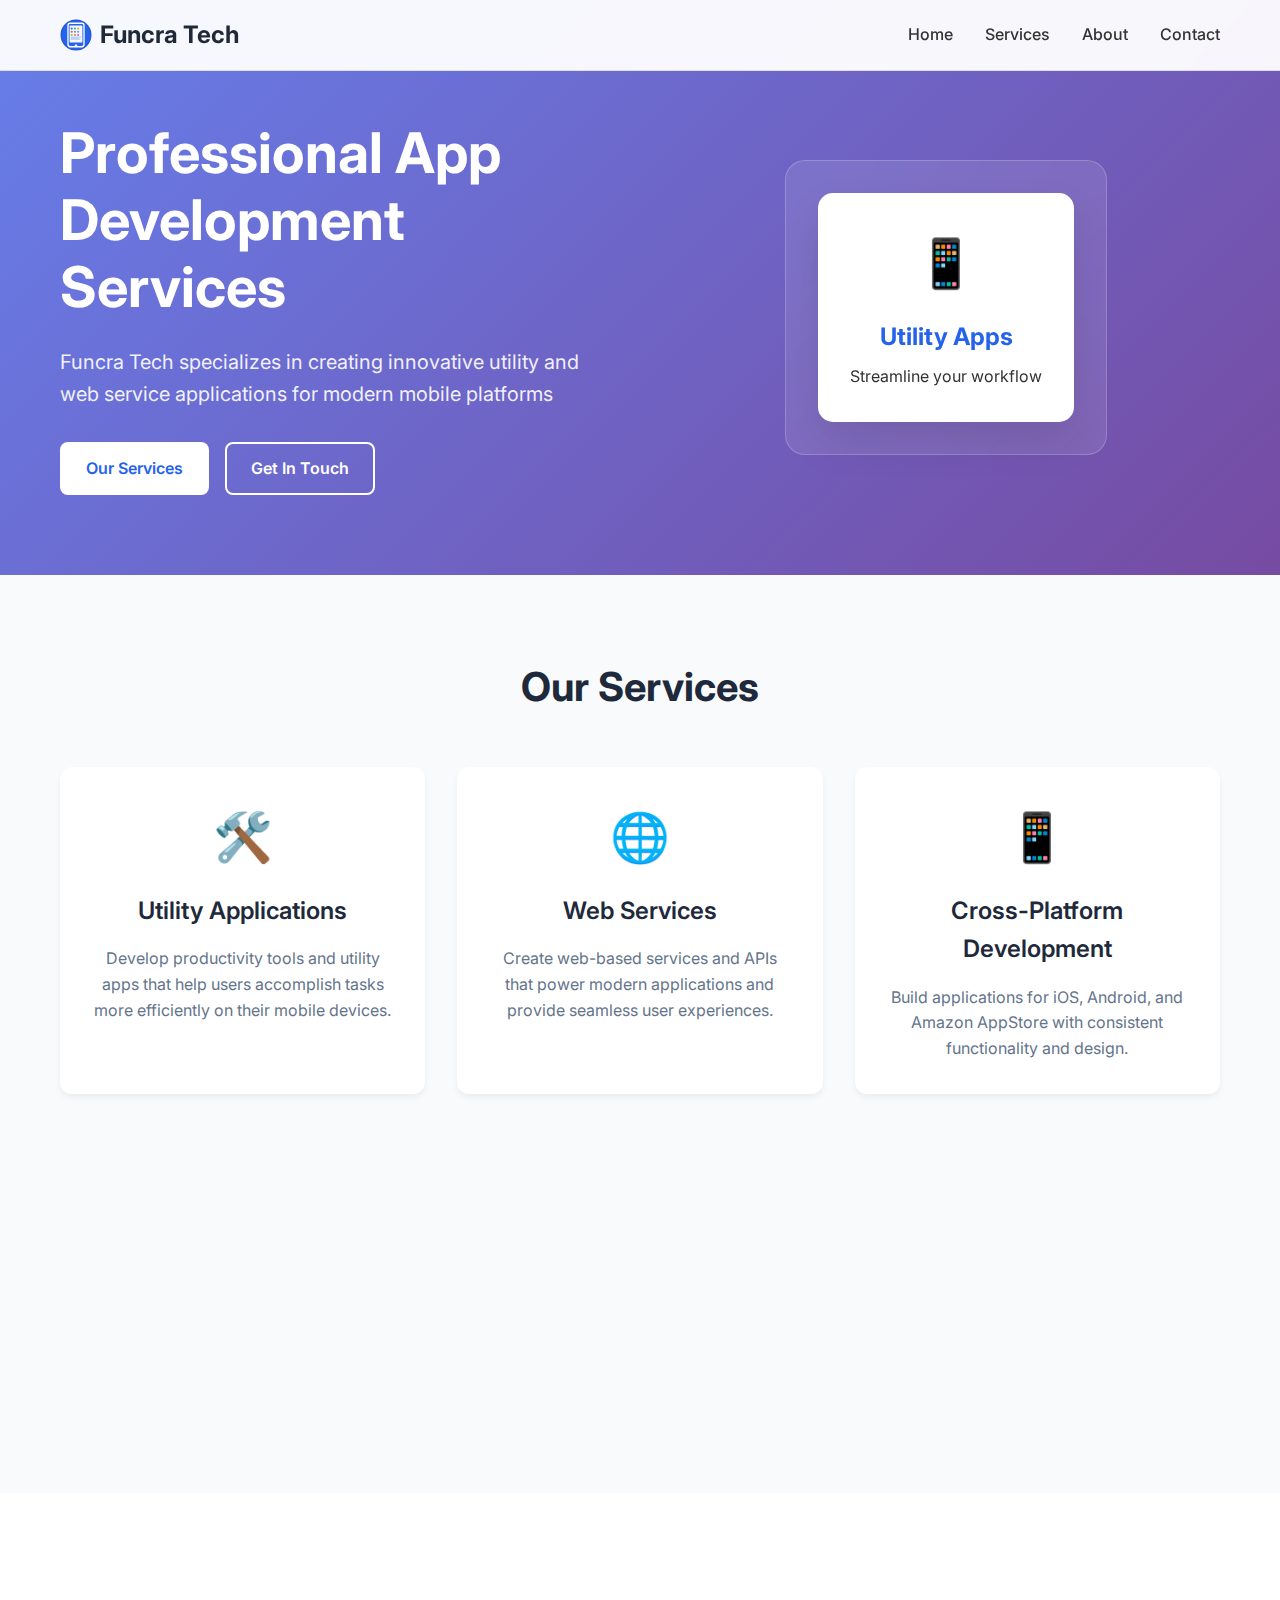
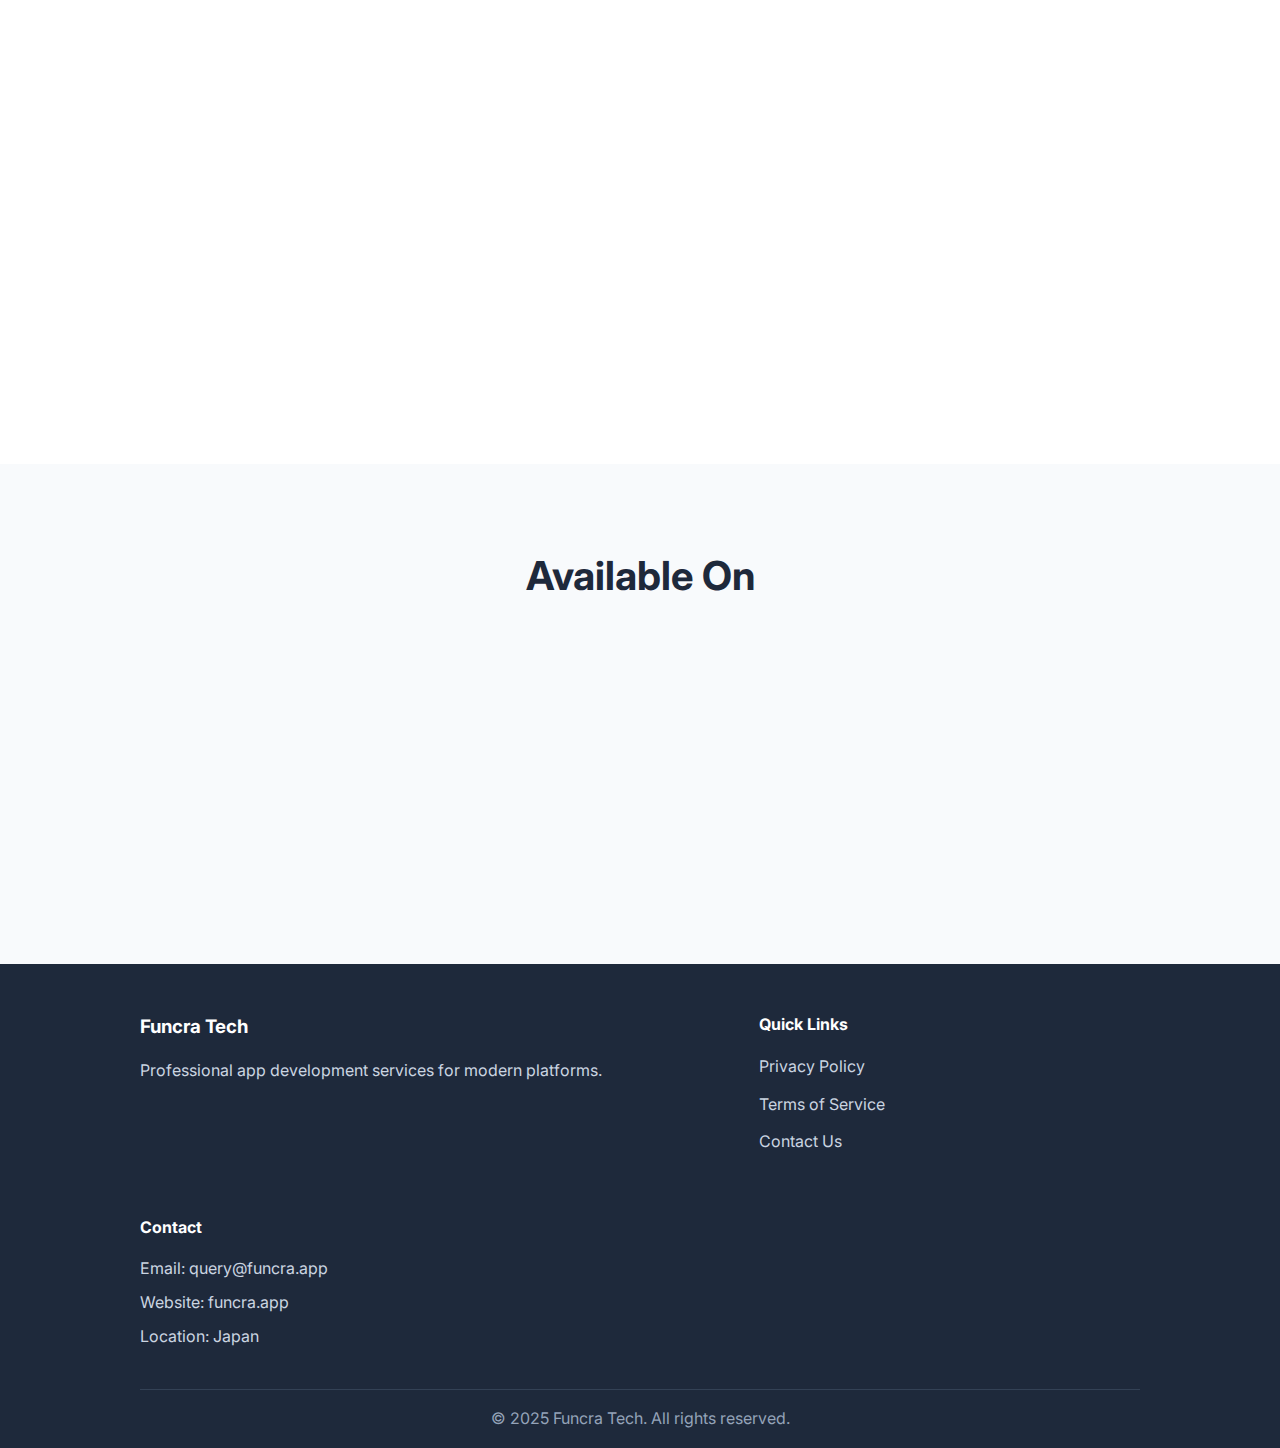
<file: index.html>
<!DOCTYPE html>
<html lang="en">
<head>
    <meta charset="UTF-8">
    <meta name="viewport" content="width=device-width, initial-scale=1.0">
    <title>Funcra Tech - Professional App Development Services</title>
    <meta name="description" content="Funcra Tech specializes in developing utility and web service applications for iOS, Android, and Amazon AppStore platforms">
    <meta name="robots" content="noindex, nofollow, noarchive, nosnippet, noimageindex">
    <meta name="googlebot" content="noindex, nofollow, noarchive, nosnippet, noimageindex">
    <meta name="bingbot" content="noindex, nofollow, noarchive, nosnippet, noimageindex">
    <meta http-equiv="X-Robots-Tag" content="noindex, nofollow, noarchive, nosnippet, noimageindex">
    <meta name="referrer" content="no-referrer">
    <meta name="format-detection" content="telephone=no">
    <link rel="icon" type="image/svg+xml" href="favicon.svg">
    <link rel="apple-touch-icon" href="favicon.svg">
    <link rel="stylesheet" href="styles.css">
    <link href="https://fonts.googleapis.com/css2?family=Inter:wght@300;400;500;600;700&display=swap" rel="stylesheet">
</head>
<body>
    <header class="header">
        <nav class="nav">
            <div class="nav-container">
                <div class="nav-logo">
                    <a href="index.html" style="display: flex; align-items: center; text-decoration: none;">
                        <img src="logo-icon.svg" alt="Funcra Tech Logo" style="height: 32px; width: 32px; margin-right: 8px;">
                        <h1 style="margin: 0; color: #1f2937;">Funcra Tech</h1>
                    </a>
                </div>
                <ul class="nav-menu">
                    <li class="nav-item">
                        <a href="#home" class="nav-link">Home</a>
                    </li>
                    <li class="nav-item">
                        <a href="#services" class="nav-link">Services</a>
                    </li>
                    <li class="nav-item">
                        <a href="#about" class="nav-link">About</a>
                    </li>
                    <li class="nav-item">
                        <a href="contact.html" class="nav-link">Contact</a>
                    </li>
                </ul>
                <div class="hamburger">
                    <span class="bar"></span>
                    <span class="bar"></span>
                    <span class="bar"></span>
                </div>
            </div>
        </nav>
    </header>

    <main>
        <section id="home" class="hero">
            <div class="hero-container">
                <div class="hero-content">
                    <h1 class="hero-title">Professional App Development Services</h1>
                    <p class="hero-subtitle">Funcra Tech specializes in creating innovative utility and web service applications for modern mobile platforms</p>
                    <div class="hero-buttons">
                        <a href="#services" class="btn btn-primary">Our Services</a>
                        <a href="contact.html" class="btn btn-secondary">Get In Touch</a>
                    </div>
                </div>
                <div class="hero-image">
                    <div class="app-mockup">
                        <div class="phone-screen">
                            <div class="app-icon">📱</div>
                            <h3>Utility Apps</h3>
                            <p>Streamline your workflow</p>
                        </div>
                    </div>
                </div>
            </div>
        </section>

        <section id="services" class="services">
            <div class="container">
                <h2 class="section-title">Our Services</h2>
                <div class="services-grid">
                    <div class="service-card">
                        <div class="service-icon">🛠️</div>
                        <h3>Utility Applications</h3>
                        <p>Develop productivity tools and utility apps that help users accomplish tasks more efficiently on their mobile devices.</p>
                    </div>
                    <div class="service-card">
                        <div class="service-icon">🌐</div>
                        <h3>Web Services</h3>
                        <p>Create web-based services and APIs that power modern applications and provide seamless user experiences.</p>
                    </div>
                    <div class="service-card">
                        <div class="service-icon">📱</div>
                        <h3>Cross-Platform Development</h3>
                        <p>Build applications for iOS, Android, and Amazon AppStore with consistent functionality and design.</p>
                    </div>
                    <div class="service-card">
                        <div class="service-icon">💳</div>
                        <h3>Payment Integration</h3>
                        <p>Implement secure payment processing for both free and premium applications using industry-standard solutions.</p>
                    </div>
                </div>
            </div>
        </section>

        <section id="about" class="about">
            <div class="container">
                <div class="about-content">
                    <div class="about-text">
                        <h2 class="section-title">About Funcra Tech</h2>
                        <p>Funcra Tech is a development team based in Japan, dedicated to developing innovative mobile applications and web services. We focus on creating utility and web service applications that provide real value to users across multiple platforms.</p>
                        <p>Our team combines technical expertise with user-centered design principles to deliver applications that are not only functional but also intuitive and engaging. We believe in the power of technology to solve everyday problems and enhance productivity.</p>
                        <div class="about-features">
                            <div class="feature">
                                <span class="feature-icon">✅</span>
                                <span>App Store Approved</span>
                            </div>
                            <div class="feature">
                                <span class="feature-icon">✅</span>
                                <span>Secure Payment Processing</span>
                            </div>
                        </div>
                    </div>
                </div>
            </div>
        </section>

        <section class="platforms">
            <div class="container">
                <h2 class="section-title">Available On</h2>
                <div class="platforms-grid">
                    <div class="platform-item">
                        <div class="platform-icon">🍎</div>
                        <h3>App Store</h3>
                        <p>iOS Applications</p>
                    </div>
                    <div class="platform-item">
                        <div class="platform-icon">🤖</div>
                        <h3>Google Play</h3>
                        <p>Android Applications</p>
                    </div>
                    <div class="platform-item">
                        <div class="platform-icon">📦</div>
                        <h3>Amazon AppStore</h3>
                        <p>Cross-Platform Apps</p>
                    </div>
                </div>
            </div>
        </section>
    </main>

    <footer class="footer">
        <div class="container">
            <div class="footer-content">
                <div class="footer-section">
                    <h3>Funcra Tech</h3>
                    <p>Professional app development services for modern platforms.</p>
                </div>
                <div class="footer-section">
                    <h4>Quick Links</h4>
                    <ul>
                        <li><a href="privacy.html">Privacy Policy</a></li>
                        <li><a href="terms.html">Terms of Service</a></li>
                        <li><a href="contact.html">Contact Us</a></li>
                    </ul>
                </div>
                <div class="footer-section">
                    <h4>Contact</h4>
                    <p>Email: <a href="mailto:query@funcra.app">query@funcra.app</a></p>
                    <p>Website: <a href="https://funcra.app">funcra.app</a></p>
                    <p>Location: Japan</p>
                </div>
            </div>
            <div class="footer-bottom">
                <p>&copy; 2025 Funcra Tech. All rights reserved.</p>
            </div>
        </div>
    </footer>

    <script src="script.js"></script>
</body>
</html>
</file>
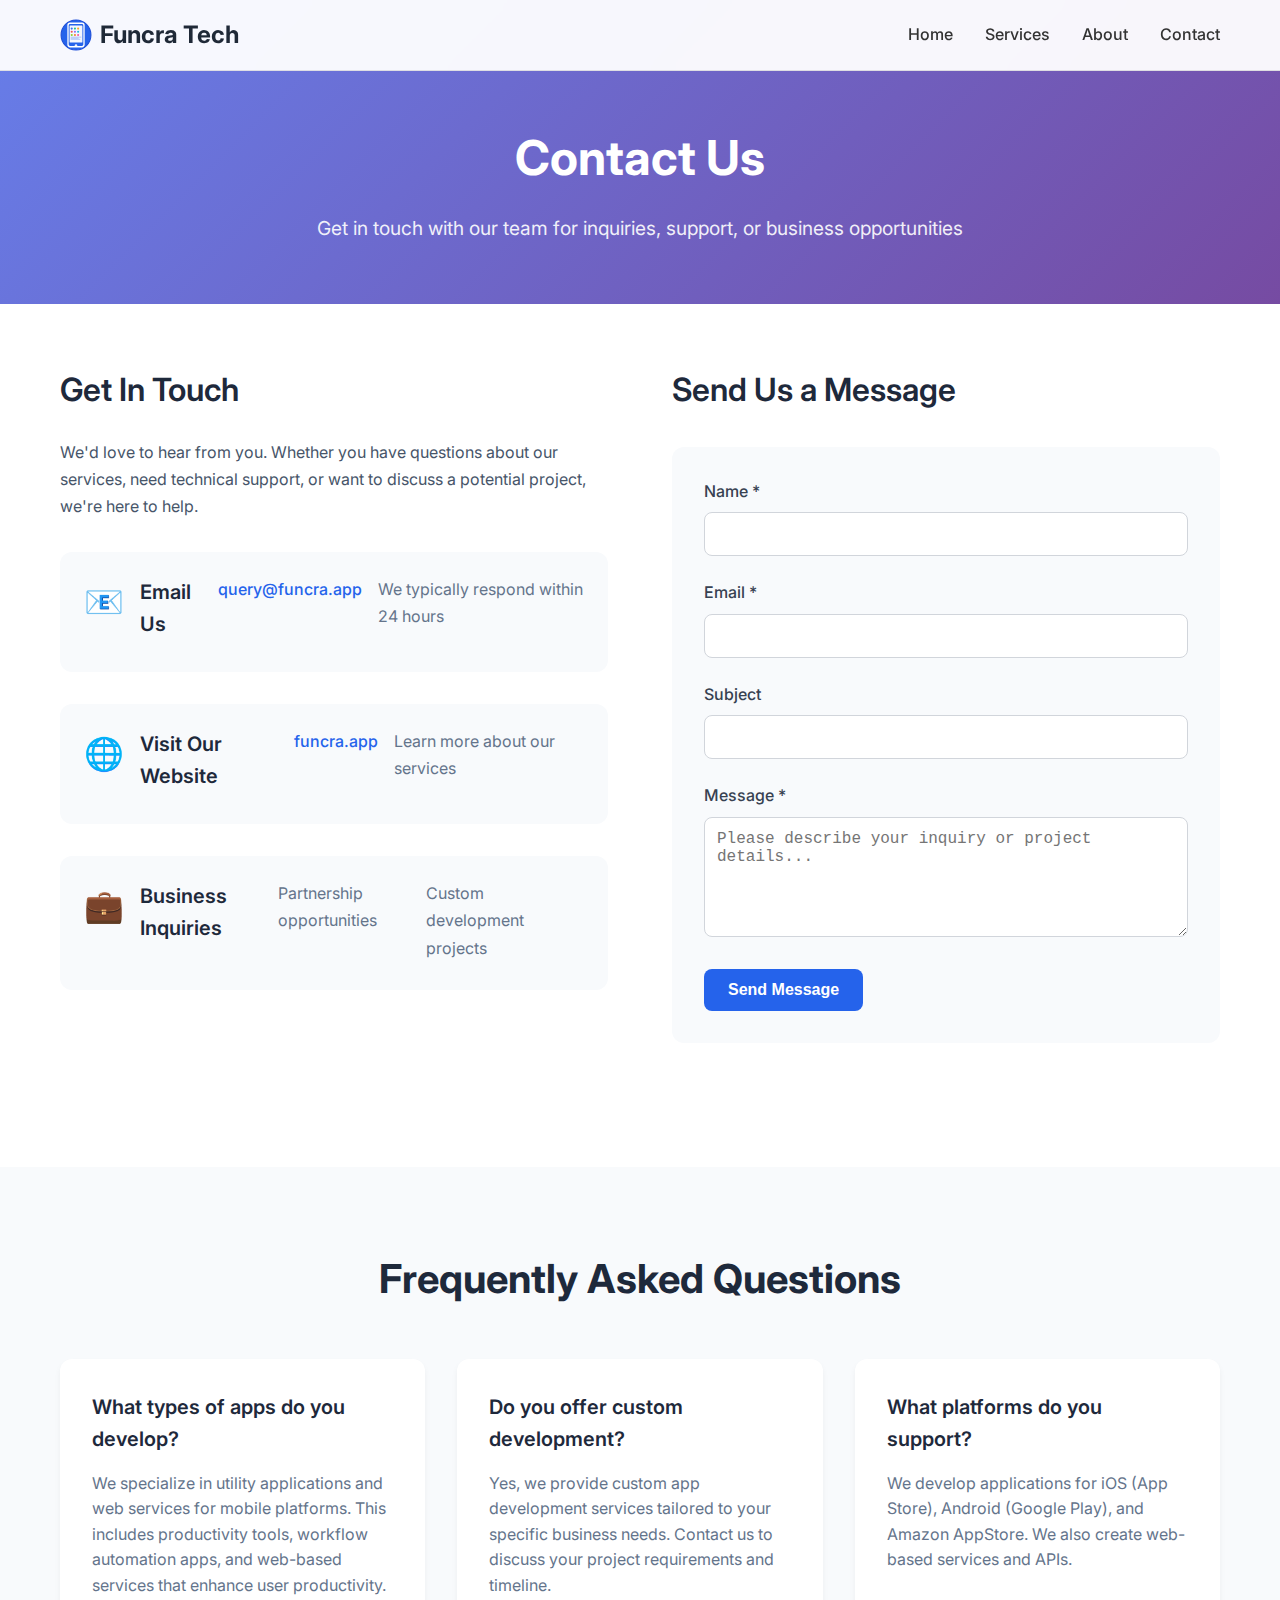
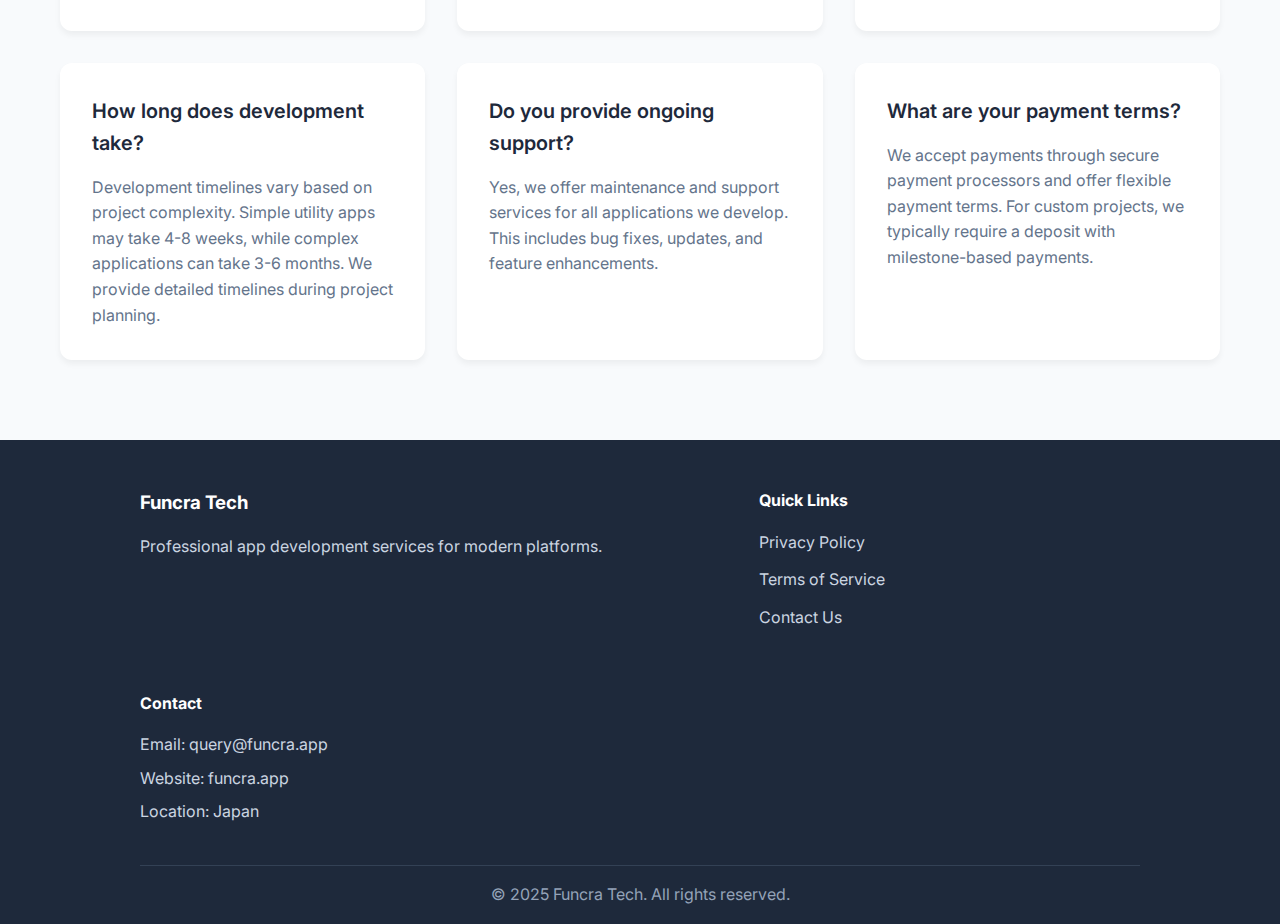
<file: contact.html>
<!DOCTYPE html>
<html lang="en">
<head>
    <meta charset="UTF-8">
    <meta name="viewport" content="width=device-width, initial-scale=1.0">
    <title>Contact Us - Funcra Tech</title>
    <meta name="description" content="Get in touch with Funcra Tech for app development services and support.">
    <meta name="robots" content="noindex, nofollow, noarchive, nosnippet, noimageindex">
    <meta name="googlebot" content="noindex, nofollow, noarchive, nosnippet, noimageindex">
    <meta name="bingbot" content="noindex, nofollow, noarchive, nosnippet, noimageindex">
    <meta http-equiv="X-Robots-Tag" content="noindex, nofollow, noarchive, nosnippet, noimageindex">
    <meta name="referrer" content="no-referrer">
    <meta name="format-detection" content="telephone=no">
    <link rel="icon" type="image/svg+xml" href="favicon.svg">
    <link rel="apple-touch-icon" href="favicon.svg">
    <link rel="stylesheet" href="styles.css">
    <link href="https://fonts.googleapis.com/css2?family=Inter:wght@300;400;500;600;700&display=swap" rel="stylesheet">
</head>
<body>
    <header class="header">
        <nav class="nav">
            <div class="nav-container">
                <div class="nav-logo">
                    <a href="index.html" style="display: flex; align-items: center; text-decoration: none;">
                        <img src="logo-icon.svg" alt="Funcra Tech Logo" style="height: 32px; width: 32px; margin-right: 8px;">
                        <h1 style="margin: 0; color: #1f2937;">Funcra Tech</h1>
                    </a>
                </div>
                <ul class="nav-menu">
                    <li class="nav-item">
                        <a href="index.html" class="nav-link">Home</a>
                    </li>
                    <li class="nav-item">
                        <a href="index.html#services" class="nav-link">Services</a>
                    </li>
                    <li class="nav-item">
                        <a href="index.html#about" class="nav-link">About</a>
                    </li>
                    <li class="nav-item">
                        <a href="contact.html" class="nav-link">Contact</a>
                    </li>
                </ul>
                <div class="hamburger">
                    <span class="bar"></span>
                    <span class="bar"></span>
                    <span class="bar"></span>
                </div>
            </div>
        </nav>
    </header>

    <main>
        <section class="page-header">
            <div class="container">
                <h1 class="page-title">Contact Us</h1>
                <p class="page-subtitle">Get in touch with our team for inquiries, support, or business opportunities</p>
            </div>
        </section>

        <section class="content-section">
            <div class="container">
                <div class="contact-content">
                    <div class="contact-info">
                        <h2>Get In Touch</h2>
                        <p>We'd love to hear from you. Whether you have questions about our services, need technical support, or want to discuss a potential project, we're here to help.</p>
                        
                        <div class="contact-methods">
                            <div class="contact-method">
                                <div class="contact-icon">📧</div>
                                <h3>Email Us</h3>
                                <p><a href="mailto:query@funcra.app">query@funcra.app</a></p>
                                <p>We typically respond within 24 hours</p>
                            </div>
                            
                            <div class="contact-method">
                                <div class="contact-icon">🌐</div>
                                <h3>Visit Our Website</h3>
                                <p><a href="https://funcra.app">funcra.app</a></p>
                                <p>Learn more about our services</p>
                            </div>
                            
                            <div class="contact-method">
                                <div class="contact-icon">💼</div>
                                <h3>Business Inquiries</h3>
                                <p>Partnership opportunities</p>
                                <p>Custom development projects</p>
                            </div>
                        </div>
                    </div>
                    
                    <div class="contact-form-container">
                        <h2>Send Us a Message</h2>
                        <form id="contactForm" class="contact-form" action="https://formspree.io/f/xjkejvzy" method="POST">
                            <div class="form-group">
                                <label for="name">Name *</label>
                                <input type="text" id="name" name="name" required>
                            </div>
                            
                            <div class="form-group">
                                <label for="email">Email *</label>
                                <input type="email" id="email" name="email" required>
                            </div>
                            
                            <!-- Formspree隐藏字段 -->
                            <input type="hidden" name="_subject" value="New Contact Form Submission from Funcra Website">
                            <input type="hidden" name="_replyto" value="">
                            <input type="hidden" name="_next" value="https://funcra.app/contact.html?success=true">
                            
                            <div class="form-group">
                                <label for="subject">Subject</label>
                                <input type="text" id="subject" name="subject">
                            </div>
                            
                            <div class="form-group">
                                <label for="message">Message *</label>
                                <textarea id="message" name="message" required placeholder="Please describe your inquiry or project details..."></textarea>
                            </div>
                            
                            <!-- Honeypot field - hidden from users but visible to bots -->
                            <div style="position: absolute; left: -9999px; opacity: 0; pointer-events: none;" aria-hidden="true">
                                <label for="website">Website (leave blank):</label>
                                <input type="text" id="website" name="website" tabindex="-1" autocomplete="off">
                            </div>
                            
                            <button type="submit" class="submit-btn">Send Message</button>
                        </form>
                    </div>
                </div>
            </div>
        </section>

        <section class="faq-section">
            <div class="container">
                <h2 class="section-title">Frequently Asked Questions</h2>
                <div class="faq-grid">
                    <div class="faq-item">
                        <h3>What types of apps do you develop?</h3>
                        <p>We specialize in utility applications and web services for mobile platforms. This includes productivity tools, workflow automation apps, and web-based services that enhance user productivity.</p>
                    </div>
                    
                    <div class="faq-item">
                        <h3>Do you offer custom development?</h3>
                        <p>Yes, we provide custom app development services tailored to your specific business needs. Contact us to discuss your project requirements and timeline.</p>
                    </div>
                    
                    <div class="faq-item">
                        <h3>What platforms do you support?</h3>
                        <p>We develop applications for iOS (App Store), Android (Google Play), and Amazon AppStore. We also create web-based services and APIs.</p>
                    </div>
                    
                    <div class="faq-item">
                        <h3>How long does development take?</h3>
                        <p>Development timelines vary based on project complexity. Simple utility apps may take 4-8 weeks, while complex applications can take 3-6 months. We provide detailed timelines during project planning.</p>
                    </div>
                    
                    <div class="faq-item">
                        <h3>Do you provide ongoing support?</h3>
                        <p>Yes, we offer maintenance and support services for all applications we develop. This includes bug fixes, updates, and feature enhancements.</p>
                    </div>
                    
                    <div class="faq-item">
                        <h3>What are your payment terms?</h3>
                        <p>We accept payments through secure payment processors and offer flexible payment terms. For custom projects, we typically require a deposit with milestone-based payments.</p>
                    </div>
                </div>
            </div>
        </section>
    </main>

    <footer class="footer">
        <div class="container">
            <div class="footer-content">
                <div class="footer-section">
                    <h3>Funcra Tech</h3>
                    <p>Professional app development services for modern platforms.</p>
                </div>
                <div class="footer-section">
                    <h4>Quick Links</h4>
                    <ul>
                        <li><a href="privacy.html">Privacy Policy</a></li>
                        <li><a href="terms.html">Terms of Service</a></li>
                        <li><a href="contact.html">Contact Us</a></li>
                    </ul>
                </div>
                <div class="footer-section">
                    <h4>Contact</h4>
                    <p>Email: <a href="mailto:query@funcra.app">query@funcra.app</a></p>
                    <p>Website: <a href="https://funcra.app">funcra.app</a></p>
                    <p>Location: Japan</p>
                </div>
            </div>
            <div class="footer-bottom">
                <p>&copy; 2025 Funcra Tech. All rights reserved.</p>
            </div>
        </div>
    </footer>

    <script src="script.js"></script>
</body>
</html>
</file>
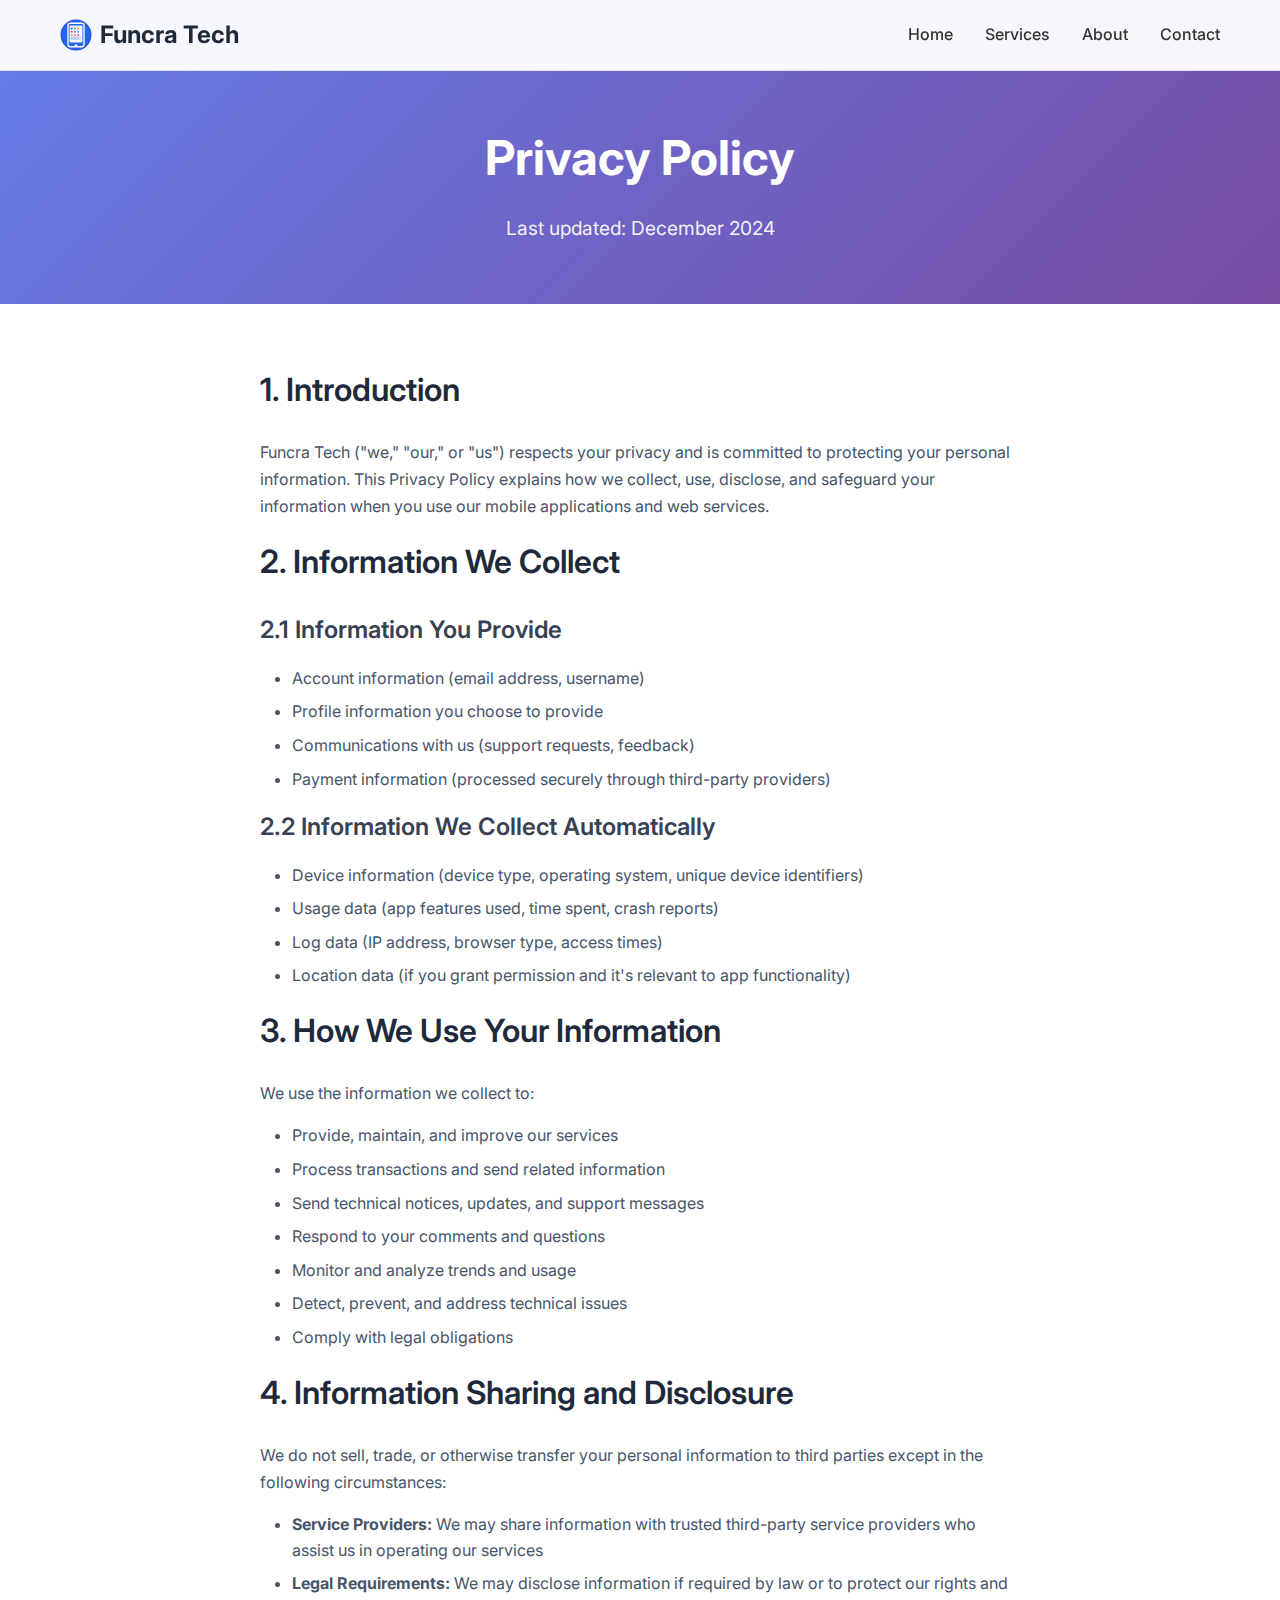
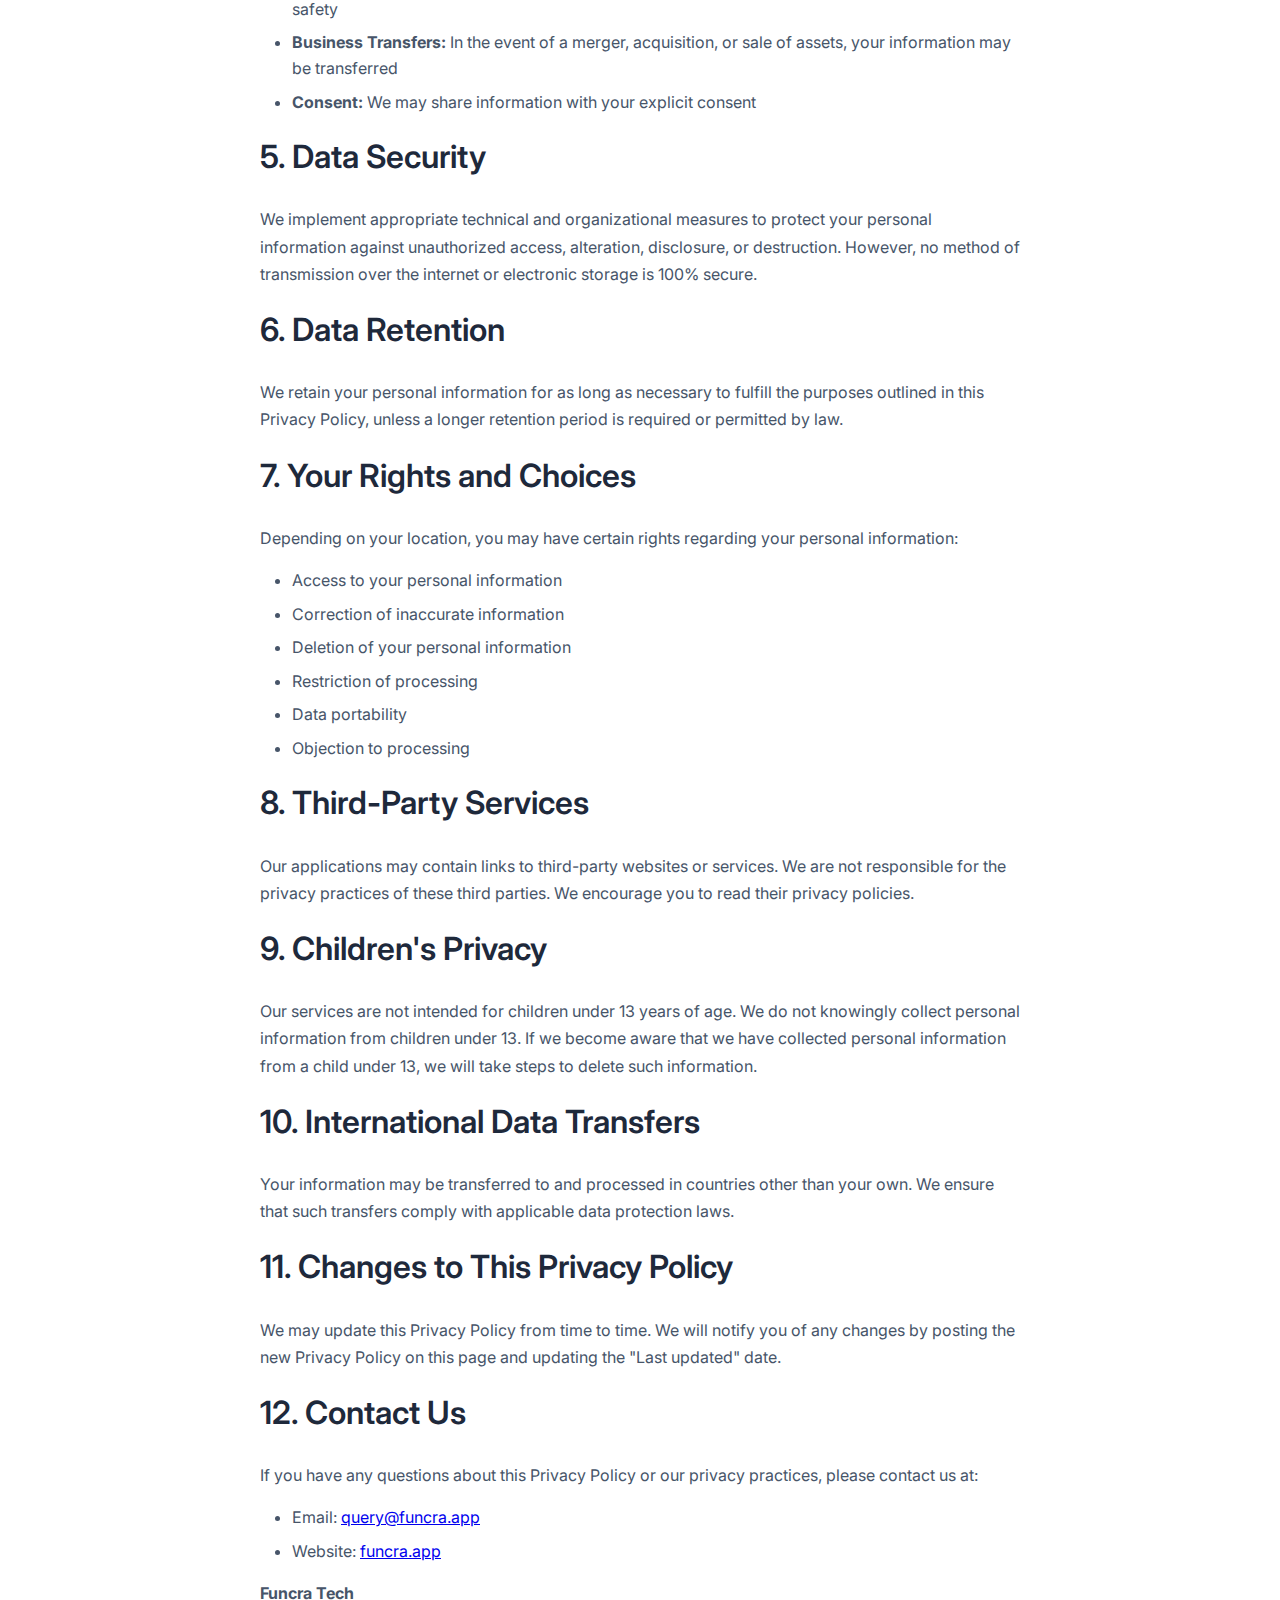
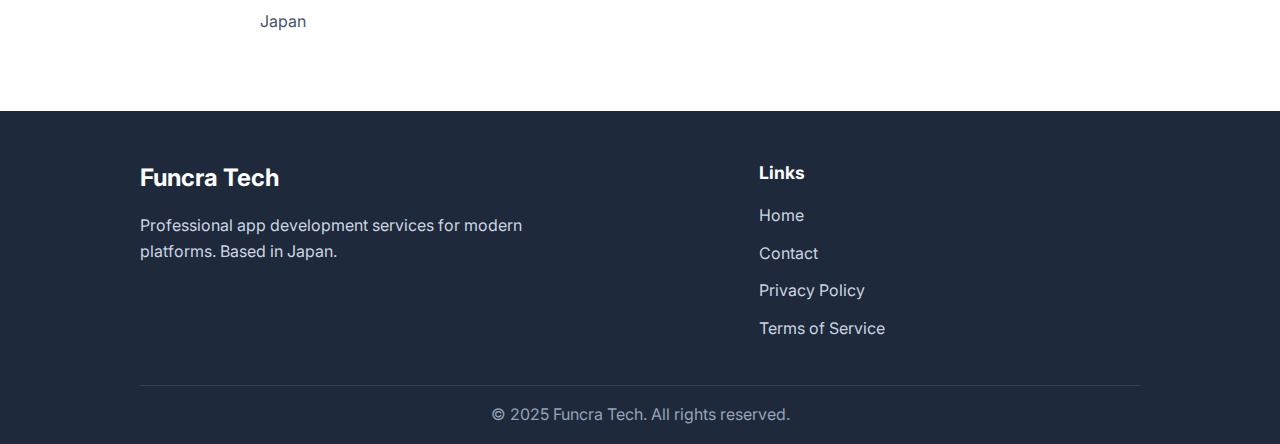
<file: privacy.html>
<!DOCTYPE html>
<html lang="en">
<head>
    <meta charset="UTF-8">
    <meta name="viewport" content="width=device-width, initial-scale=1.0">
    <title>Privacy Policy - Funcra Tech</title>
    <meta name="description" content="Privacy Policy for Funcra Tech applications and services.">
    <meta name="robots" content="noindex, nofollow, noarchive, nosnippet, noimageindex">
    <meta name="googlebot" content="noindex, nofollow, noarchive, nosnippet, noimageindex">
    <meta name="bingbot" content="noindex, nofollow, noarchive, nosnippet, noimageindex">
    <meta http-equiv="X-Robots-Tag" content="noindex, nofollow, noarchive, nosnippet, noimageindex">
    <meta name="referrer" content="no-referrer">
    <meta name="format-detection" content="telephone=no">
    <link rel="icon" type="image/svg+xml" href="favicon.svg">
    <link rel="apple-touch-icon" href="favicon.svg">
    <link rel="stylesheet" href="styles.css">
    <link href="https://fonts.googleapis.com/css2?family=Inter:wght@300;400;500;600;700&display=swap" rel="stylesheet">
</head>
<body>
    <header class="header">
        <nav class="nav">
            <div class="nav-container">
                <div class="nav-logo">
                    <a href="index.html" style="display: flex; align-items: center; text-decoration: none;">
                        <img src="logo-icon.svg" alt="Funcra Tech Logo" style="height: 32px; width: 32px; margin-right: 8px;">
                        <h1 style="margin: 0; color: #1f2937;">Funcra Tech</h1>
                    </a>
                </div>
                <ul class="nav-menu">
                    <li class="nav-item">
                        <a href="index.html" class="nav-link">Home</a>
                    </li>
                    <li class="nav-item">
                        <a href="index.html#services" class="nav-link">Services</a>
                    </li>
                    <li class="nav-item">
                        <a href="index.html#about" class="nav-link">About</a>
                    </li>
                    <li class="nav-item">
                        <a href="contact.html" class="nav-link">Contact</a>
                    </li>
                </ul>
                <div class="hamburger">
                    <span class="bar"></span>
                    <span class="bar"></span>
                    <span class="bar"></span>
                </div>
            </div>
        </nav>
    </header>

    <main>
        <section class="page-header">
            <div class="container">
                <h1 class="page-title">Privacy Policy</h1>
                <p class="page-subtitle">Last updated: December 2024</p>
            </div>
        </section>

        <section class="content-section">
            <div class="content-container">
                <h2>1. Introduction</h2>
                <p>Funcra Tech ("we," "our," or "us") respects your privacy and is committed to protecting your personal information. This Privacy Policy explains how we collect, use, disclose, and safeguard your information when you use our mobile applications and web services.</p>

                <h2>2. Information We Collect</h2>
                <h3>2.1 Information You Provide</h3>
                <ul>
                    <li>Account information (email address, username)</li>
                    <li>Profile information you choose to provide</li>
                    <li>Communications with us (support requests, feedback)</li>
                    <li>Payment information (processed securely through third-party providers)</li>
                </ul>

                <h3>2.2 Information We Collect Automatically</h3>
                <ul>
                    <li>Device information (device type, operating system, unique device identifiers)</li>
                    <li>Usage data (app features used, time spent, crash reports)</li>
                    <li>Log data (IP address, browser type, access times)</li>
                    <li>Location data (if you grant permission and it's relevant to app functionality)</li>
                </ul>

                <h2>3. How We Use Your Information</h2>
                <p>We use the information we collect to:</p>
                <ul>
                    <li>Provide, maintain, and improve our services</li>
                    <li>Process transactions and send related information</li>
                    <li>Send technical notices, updates, and support messages</li>
                    <li>Respond to your comments and questions</li>
                    <li>Monitor and analyze trends and usage</li>
                    <li>Detect, prevent, and address technical issues</li>
                    <li>Comply with legal obligations</li>
                </ul>

                <h2>4. Information Sharing and Disclosure</h2>
                <p>We do not sell, trade, or otherwise transfer your personal information to third parties except in the following circumstances:</p>
                <ul>
                    <li><strong>Service Providers:</strong> We may share information with trusted third-party service providers who assist us in operating our services</li>
                    <li><strong>Legal Requirements:</strong> We may disclose information if required by law or to protect our rights and safety</li>
                    <li><strong>Business Transfers:</strong> In the event of a merger, acquisition, or sale of assets, your information may be transferred</li>
                    <li><strong>Consent:</strong> We may share information with your explicit consent</li>
                </ul>

                <h2>5. Data Security</h2>
                <p>We implement appropriate technical and organizational measures to protect your personal information against unauthorized access, alteration, disclosure, or destruction. However, no method of transmission over the internet or electronic storage is 100% secure.</p>

                <h2>6. Data Retention</h2>
                <p>We retain your personal information for as long as necessary to fulfill the purposes outlined in this Privacy Policy, unless a longer retention period is required or permitted by law.</p>

                <h2>7. Your Rights and Choices</h2>
                <p>Depending on your location, you may have certain rights regarding your personal information:</p>
                <ul>
                    <li>Access to your personal information</li>
                    <li>Correction of inaccurate information</li>
                    <li>Deletion of your personal information</li>
                    <li>Restriction of processing</li>
                    <li>Data portability</li>
                    <li>Objection to processing</li>
                </ul>

                <h2>8. Third-Party Services</h2>
                <p>Our applications may contain links to third-party websites or services. We are not responsible for the privacy practices of these third parties. We encourage you to read their privacy policies.</p>

                <h2>9. Children's Privacy</h2>
                <p>Our services are not intended for children under 13 years of age. We do not knowingly collect personal information from children under 13. If we become aware that we have collected personal information from a child under 13, we will take steps to delete such information.</p>

                <h2>10. International Data Transfers</h2>
                <p>Your information may be transferred to and processed in countries other than your own. We ensure that such transfers comply with applicable data protection laws.</p>

                <h2>11. Changes to This Privacy Policy</h2>
                <p>We may update this Privacy Policy from time to time. We will notify you of any changes by posting the new Privacy Policy on this page and updating the "Last updated" date.</p>

                <h2>12. Contact Us</h2>
                <p>If you have any questions about this Privacy Policy or our privacy practices, please contact us at:</p>
                <ul>
                    <li>Email: <a href="mailto:query@funcra.app">query@funcra.app</a></li>
                    <li>Website: <a href="https://funcra.app">funcra.app</a></li>
                </ul>

                <p><strong>Funcra Tech</strong><br>
                Japan</p>
            </div>
        </section>
    </main>

    <footer class="footer">
        <div class="container">
            <div class="footer-content">
                <div class="footer-section footer-brand">
                    <h3>Funcra Tech</h3>
                    <p>Professional app development services for modern platforms. Based in Japan.</p>
                </div>
                <div class="footer-section footer-links">
                    <h4>Links</h4>
                    <ul>
                        <li><a href="index.html">Home</a></li>
                        <li><a href="contact.html">Contact</a></li>
                        <li><a href="privacy.html">Privacy Policy</a></li>
                        <li><a href="terms.html">Terms of Service</a></li>
                    </ul>
                </div>
            </div>
            <div class="footer-bottom">
                <p>&copy; 2025 Funcra Tech. All rights reserved.</p>
            </div>
        </div>
    </footer>

    <script src="script.js"></script>
</body>
</html>
</file>
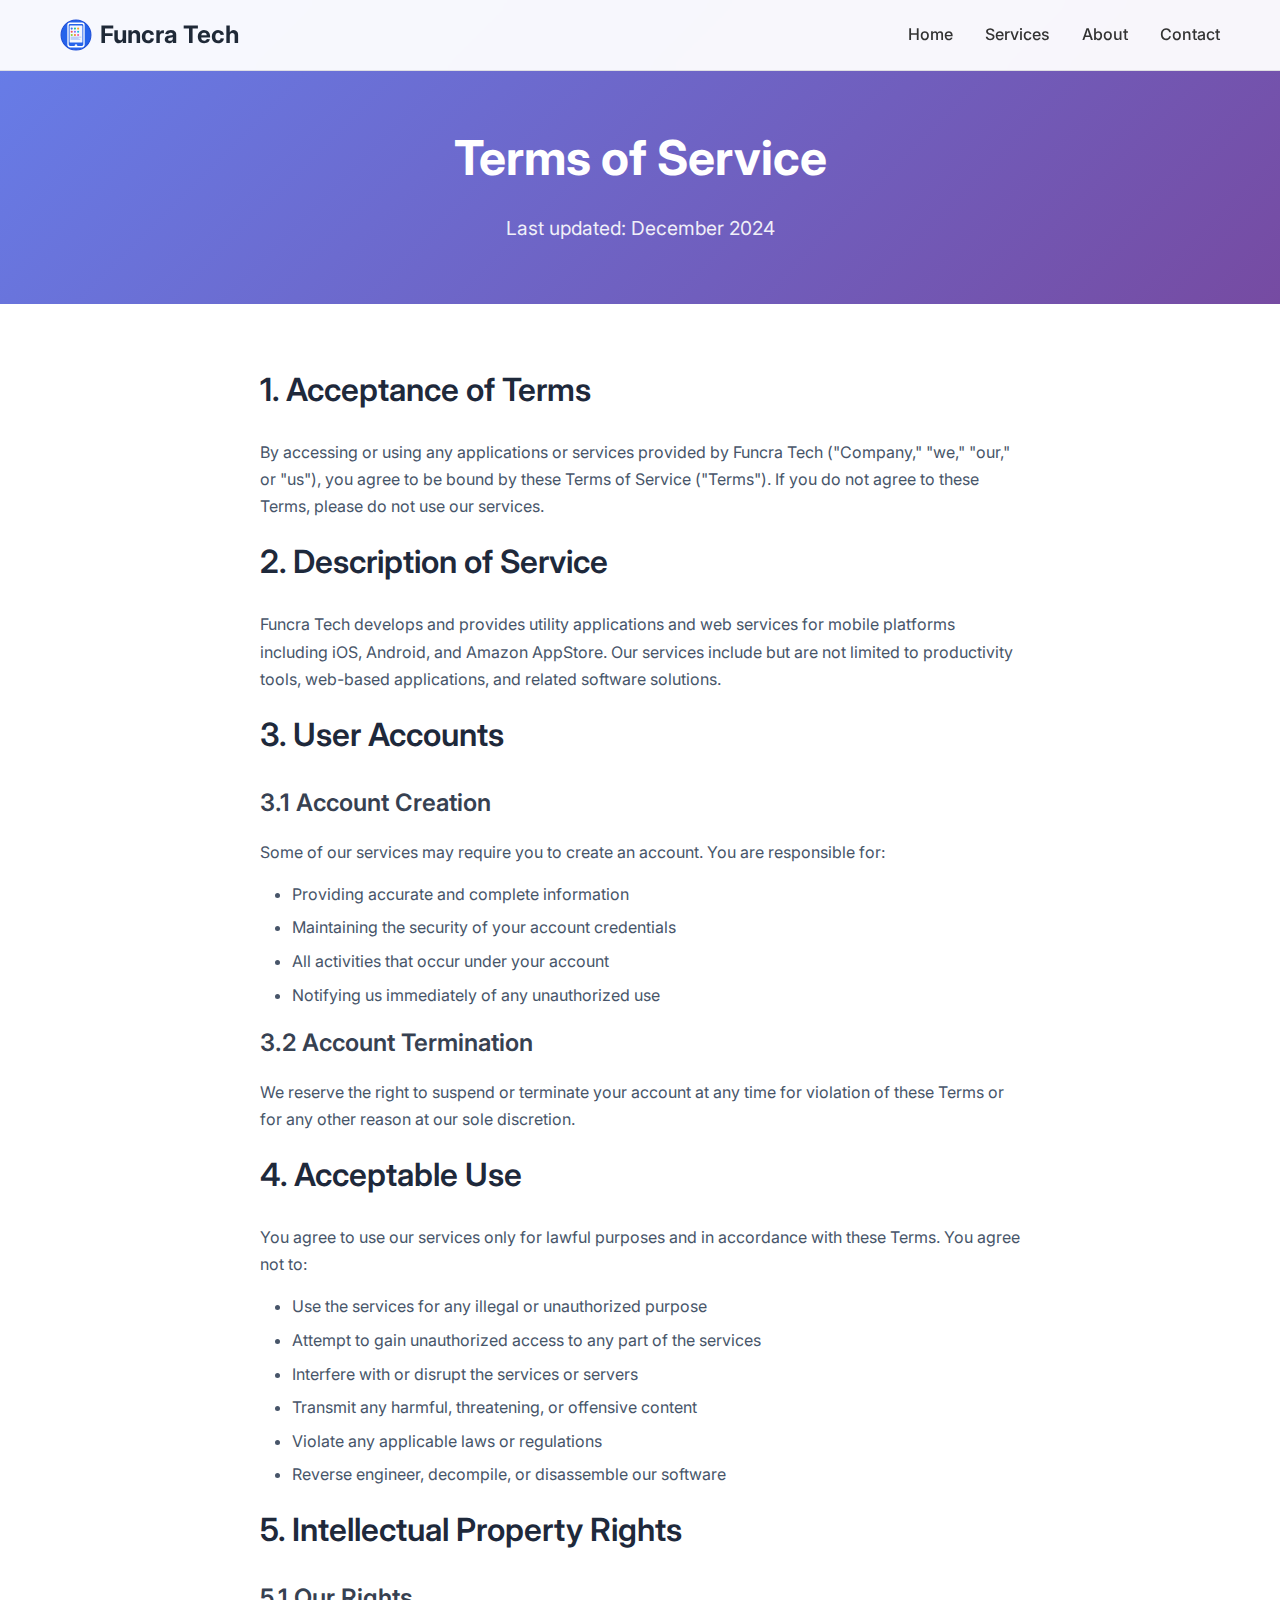
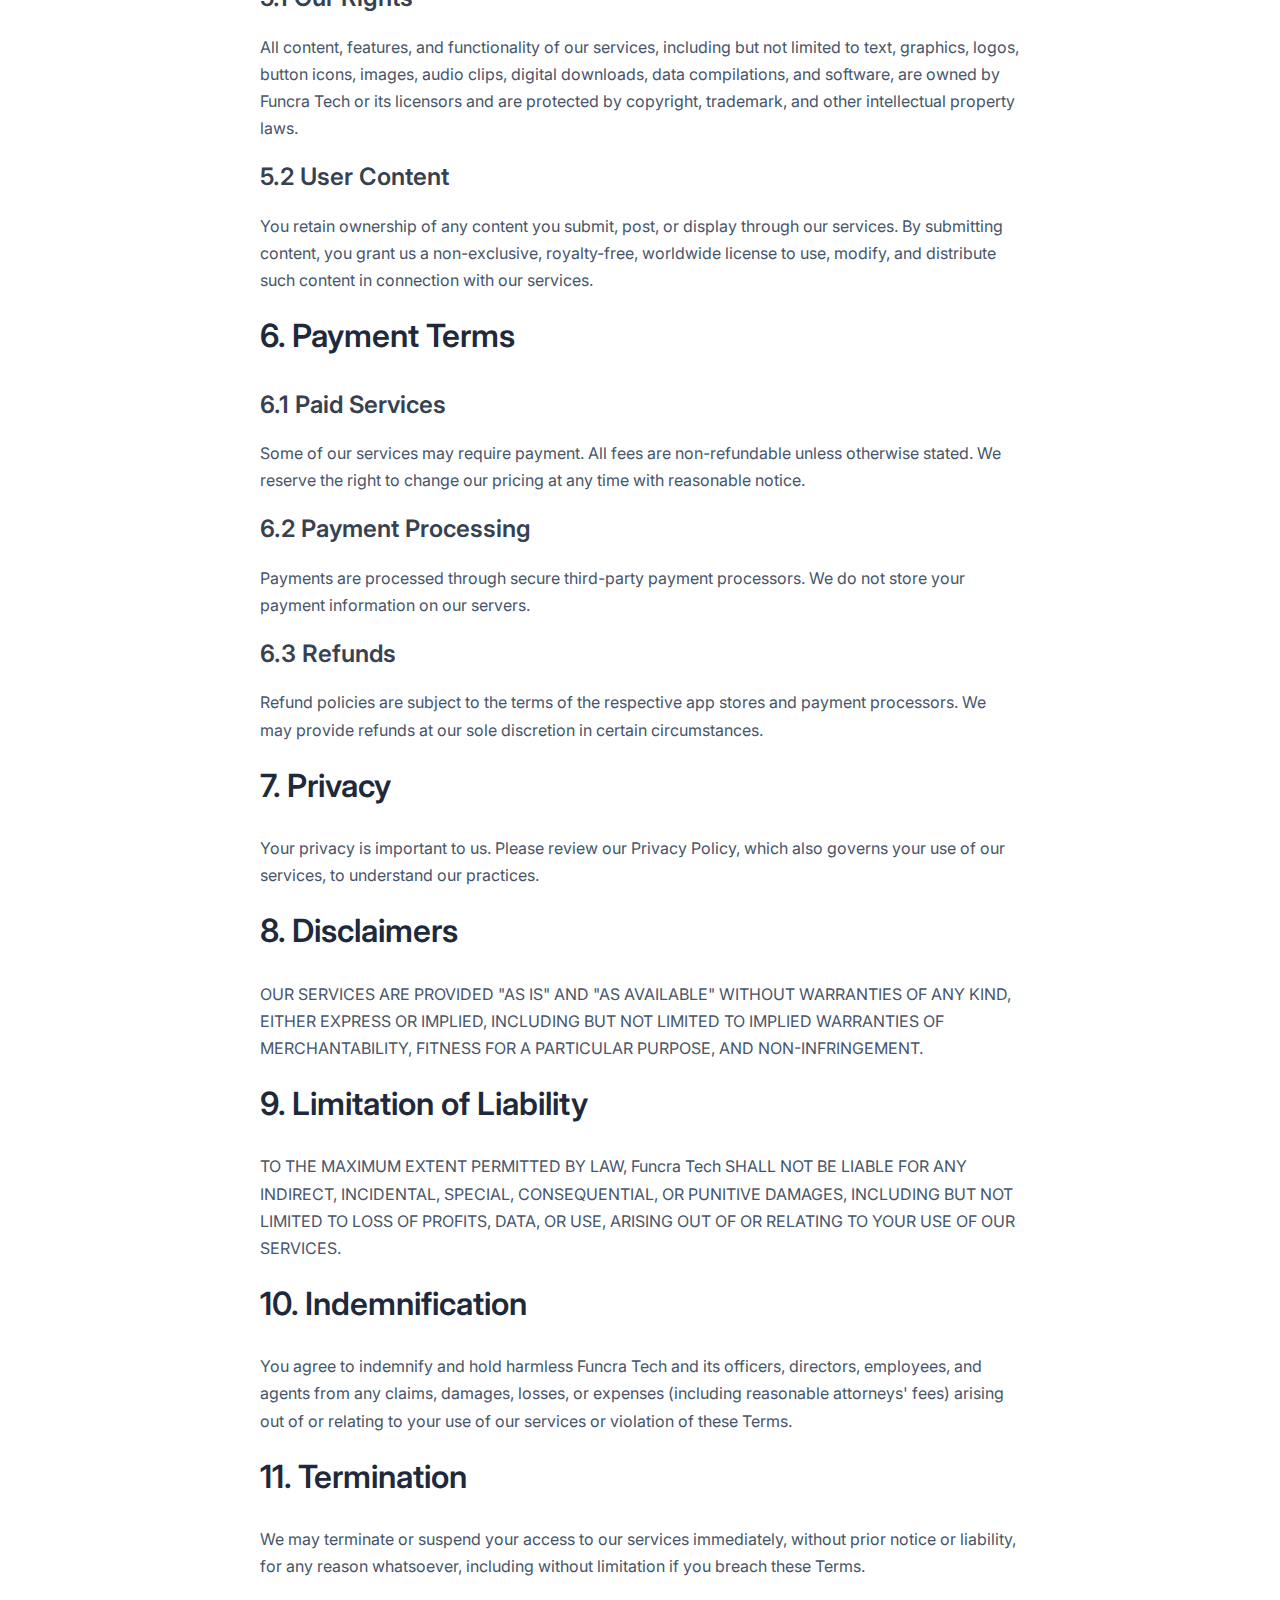
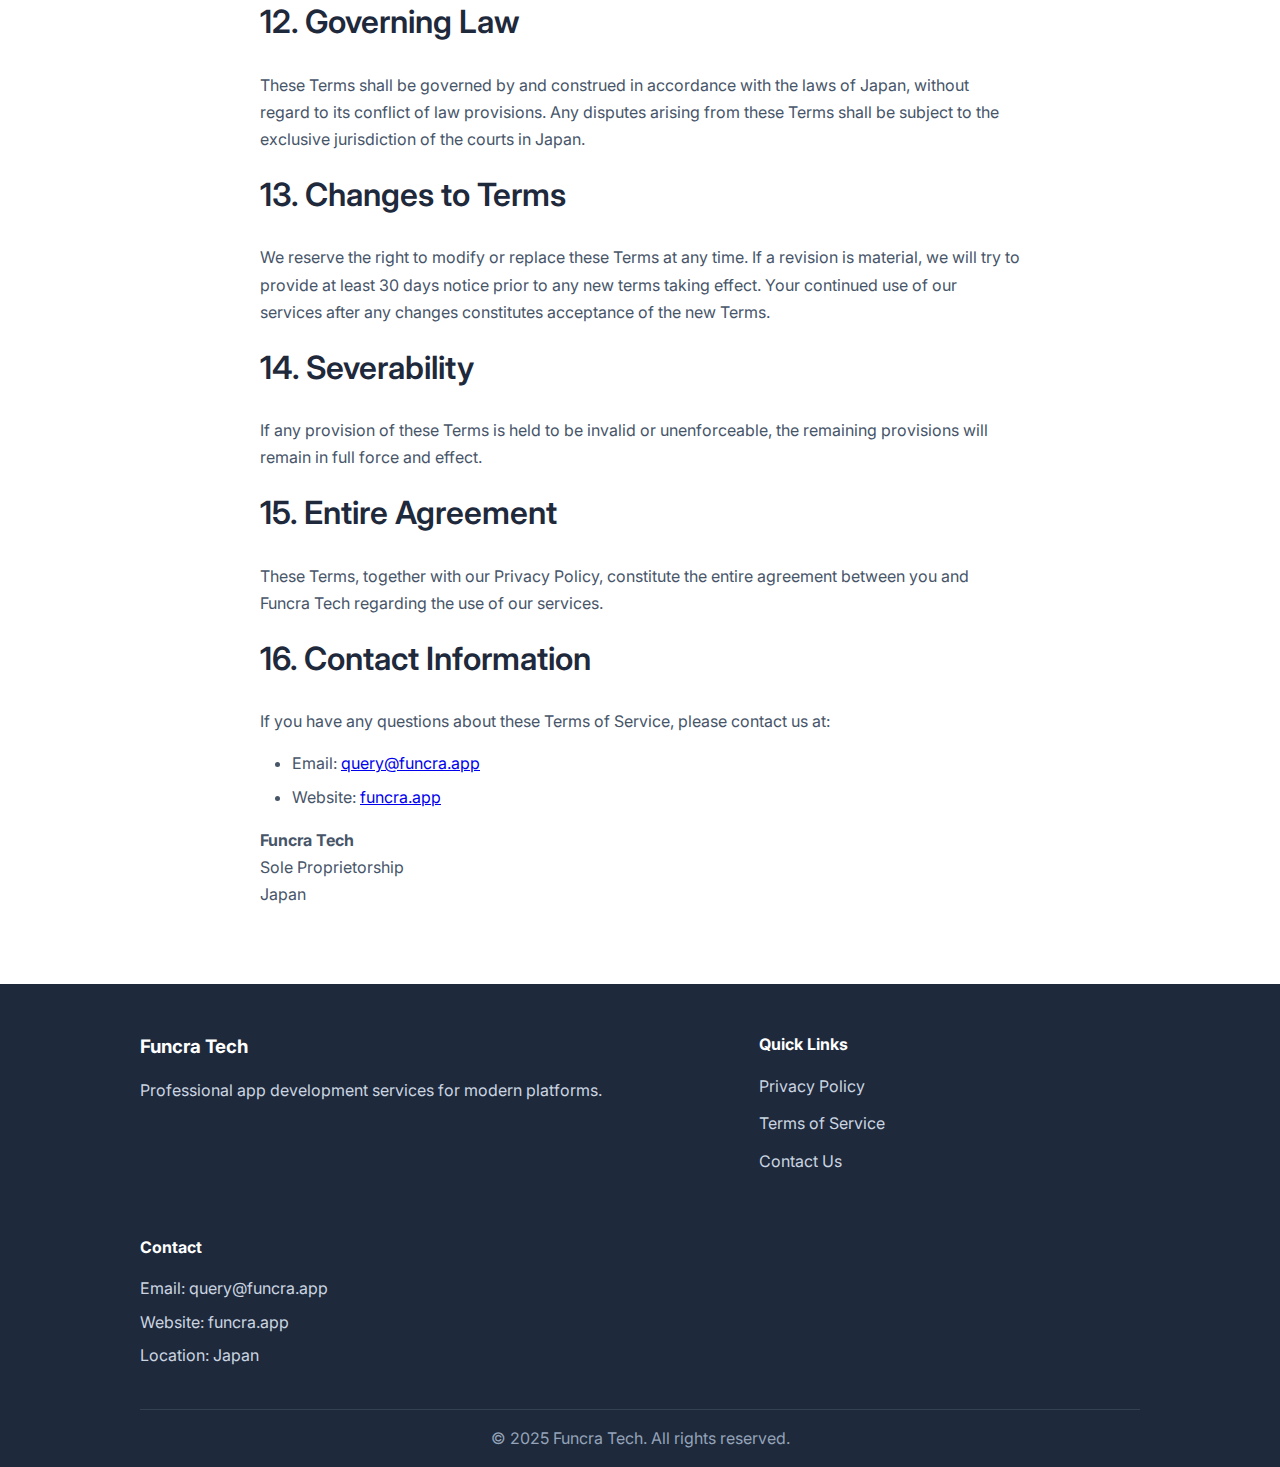
<file: terms.html>
<!DOCTYPE html>
<html lang="en">
<head>
    <meta charset="UTF-8">
    <meta name="viewport" content="width=device-width, initial-scale=1.0">
    <title>Terms of Service - Funcra Tech</title>
    <meta name="description" content="Terms of Service for Funcra Tech applications and services.">
    <meta name="robots" content="noindex, nofollow, noarchive, nosnippet, noimageindex">
    <meta name="googlebot" content="noindex, nofollow, noarchive, nosnippet, noimageindex">
    <meta name="bingbot" content="noindex, nofollow, noarchive, nosnippet, noimageindex">
    <meta http-equiv="X-Robots-Tag" content="noindex, nofollow, noarchive, nosnippet, noimageindex">
    <meta name="referrer" content="no-referrer">
    <meta name="format-detection" content="telephone=no">
    <link rel="icon" type="image/svg+xml" href="favicon.svg">
    <link rel="apple-touch-icon" href="favicon.svg">
    <link rel="stylesheet" href="styles.css">
    <link href="https://fonts.googleapis.com/css2?family=Inter:wght@300;400;500;600;700&display=swap" rel="stylesheet">
</head>
<body>
    <header class="header">
        <nav class="nav">
            <div class="nav-container">
                <div class="nav-logo">
                    <a href="index.html" style="display: flex; align-items: center; text-decoration: none;">
                        <img src="logo-icon.svg" alt="Funcra Tech Logo" style="height: 32px; width: 32px; margin-right: 8px;">
                        <h1 style="margin: 0; color: #1f2937;">Funcra Tech</h1>
                    </a>
                </div>
                <ul class="nav-menu">
                    <li class="nav-item">
                        <a href="index.html" class="nav-link">Home</a>
                    </li>
                    <li class="nav-item">
                        <a href="index.html#services" class="nav-link">Services</a>
                    </li>
                    <li class="nav-item">
                        <a href="index.html#about" class="nav-link">About</a>
                    </li>
                    <li class="nav-item">
                        <a href="contact.html" class="nav-link">Contact</a>
                    </li>
                </ul>
                <div class="hamburger">
                    <span class="bar"></span>
                    <span class="bar"></span>
                    <span class="bar"></span>
                </div>
            </div>
        </nav>
    </header>

    <main>
        <section class="page-header">
            <div class="container">
                <h1 class="page-title">Terms of Service</h1>
                <p class="page-subtitle">Last updated: December 2024</p>
            </div>
        </section>

        <section class="content-section">
            <div class="content-container">
                <h2>1. Acceptance of Terms</h2>
                <p>By accessing or using any applications or services provided by Funcra Tech ("Company," "we," "our," or "us"), you agree to be bound by these Terms of Service ("Terms"). If you do not agree to these Terms, please do not use our services.</p>

                <h2>2. Description of Service</h2>
                <p>Funcra Tech develops and provides utility applications and web services for mobile platforms including iOS, Android, and Amazon AppStore. Our services include but are not limited to productivity tools, web-based applications, and related software solutions.</p>

                <h2>3. User Accounts</h2>
                <h3>3.1 Account Creation</h3>
                <p>Some of our services may require you to create an account. You are responsible for:</p>
                <ul>
                    <li>Providing accurate and complete information</li>
                    <li>Maintaining the security of your account credentials</li>
                    <li>All activities that occur under your account</li>
                    <li>Notifying us immediately of any unauthorized use</li>
                </ul>

                <h3>3.2 Account Termination</h3>
                <p>We reserve the right to suspend or terminate your account at any time for violation of these Terms or for any other reason at our sole discretion.</p>

                <h2>4. Acceptable Use</h2>
                <p>You agree to use our services only for lawful purposes and in accordance with these Terms. You agree not to:</p>
                <ul>
                    <li>Use the services for any illegal or unauthorized purpose</li>
                    <li>Attempt to gain unauthorized access to any part of the services</li>
                    <li>Interfere with or disrupt the services or servers</li>
                    <li>Transmit any harmful, threatening, or offensive content</li>
                    <li>Violate any applicable laws or regulations</li>
                    <li>Reverse engineer, decompile, or disassemble our software</li>
                </ul>

                <h2>5. Intellectual Property Rights</h2>
                <h3>5.1 Our Rights</h3>
                <p>All content, features, and functionality of our services, including but not limited to text, graphics, logos, button icons, images, audio clips, digital downloads, data compilations, and software, are owned by Funcra Tech or its licensors and are protected by copyright, trademark, and other intellectual property laws.</p>

                <h3>5.2 User Content</h3>
                <p>You retain ownership of any content you submit, post, or display through our services. By submitting content, you grant us a non-exclusive, royalty-free, worldwide license to use, modify, and distribute such content in connection with our services.</p>

                <h2>6. Payment Terms</h2>
                <h3>6.1 Paid Services</h3>
                <p>Some of our services may require payment. All fees are non-refundable unless otherwise stated. We reserve the right to change our pricing at any time with reasonable notice.</p>

                <h3>6.2 Payment Processing</h3>
                <p>Payments are processed through secure third-party payment processors. We do not store your payment information on our servers.</p>

                <h3>6.3 Refunds</h3>
                <p>Refund policies are subject to the terms of the respective app stores and payment processors. We may provide refunds at our sole discretion in certain circumstances.</p>

                <h2>7. Privacy</h2>
                <p>Your privacy is important to us. Please review our Privacy Policy, which also governs your use of our services, to understand our practices.</p>

                <h2>8. Disclaimers</h2>
                <p>OUR SERVICES ARE PROVIDED "AS IS" AND "AS AVAILABLE" WITHOUT WARRANTIES OF ANY KIND, EITHER EXPRESS OR IMPLIED, INCLUDING BUT NOT LIMITED TO IMPLIED WARRANTIES OF MERCHANTABILITY, FITNESS FOR A PARTICULAR PURPOSE, AND NON-INFRINGEMENT.</p>

                <h2>9. Limitation of Liability</h2>
                <p>TO THE MAXIMUM EXTENT PERMITTED BY LAW, Funcra Tech SHALL NOT BE LIABLE FOR ANY INDIRECT, INCIDENTAL, SPECIAL, CONSEQUENTIAL, OR PUNITIVE DAMAGES, INCLUDING BUT NOT LIMITED TO LOSS OF PROFITS, DATA, OR USE, ARISING OUT OF OR RELATING TO YOUR USE OF OUR SERVICES.</p>

                <h2>10. Indemnification</h2>
                <p>You agree to indemnify and hold harmless Funcra Tech and its officers, directors, employees, and agents from any claims, damages, losses, or expenses (including reasonable attorneys' fees) arising out of or relating to your use of our services or violation of these Terms.</p>

                <h2>11. Termination</h2>
                <p>We may terminate or suspend your access to our services immediately, without prior notice or liability, for any reason whatsoever, including without limitation if you breach these Terms.</p>

                <h2>12. Governing Law</h2>
                <p>These Terms shall be governed by and construed in accordance with the laws of Japan, without regard to its conflict of law provisions. Any disputes arising from these Terms shall be subject to the exclusive jurisdiction of the courts in Japan.</p>

                <h2>13. Changes to Terms</h2>
                <p>We reserve the right to modify or replace these Terms at any time. If a revision is material, we will try to provide at least 30 days notice prior to any new terms taking effect. Your continued use of our services after any changes constitutes acceptance of the new Terms.</p>

                <h2>14. Severability</h2>
                <p>If any provision of these Terms is held to be invalid or unenforceable, the remaining provisions will remain in full force and effect.</p>

                <h2>15. Entire Agreement</h2>
                <p>These Terms, together with our Privacy Policy, constitute the entire agreement between you and Funcra Tech regarding the use of our services.</p>

                <h2>16. Contact Information</h2>
                <p>If you have any questions about these Terms of Service, please contact us at:</p>
                <ul>
                    <li>Email: <a href="mailto:query@funcra.app">query@funcra.app</a></li>
                    <li>Website: <a href="https://funcra.app">funcra.app</a></li>
                </ul>

                <p><strong>Funcra Tech</strong><br>
                Sole Proprietorship<br>
                Japan</p>
            </div>
        </section>
    </main>

    <footer class="footer">
        <div class="container">
            <div class="footer-content">
                <div class="footer-section">
                    <h3>Funcra Tech</h3>
                    <p>Professional app development services for modern platforms.</p>
                </div>
                <div class="footer-section">
                    <h4>Quick Links</h4>
                    <ul>
                        <li><a href="privacy.html">Privacy Policy</a></li>
                        <li><a href="terms.html">Terms of Service</a></li>
                        <li><a href="contact.html">Contact Us</a></li>
                    </ul>
                </div>
                <div class="footer-section">
                    <h4>Contact</h4>
                    <p>Email: <a href="mailto:query@funcra.app">query@funcra.app</a></p>
                    <p>Website: <a href="https://funcra.app">funcra.app</a></p>
                    <p>Location: Japan</p>
                </div>
            </div>
            <div class="footer-bottom">
                <p>&copy; 2025 Funcra Tech. All rights reserved.</p>
            </div>
        </div>
    </footer>

    <script src="script.js"></script>
</body>
</html>
</file>
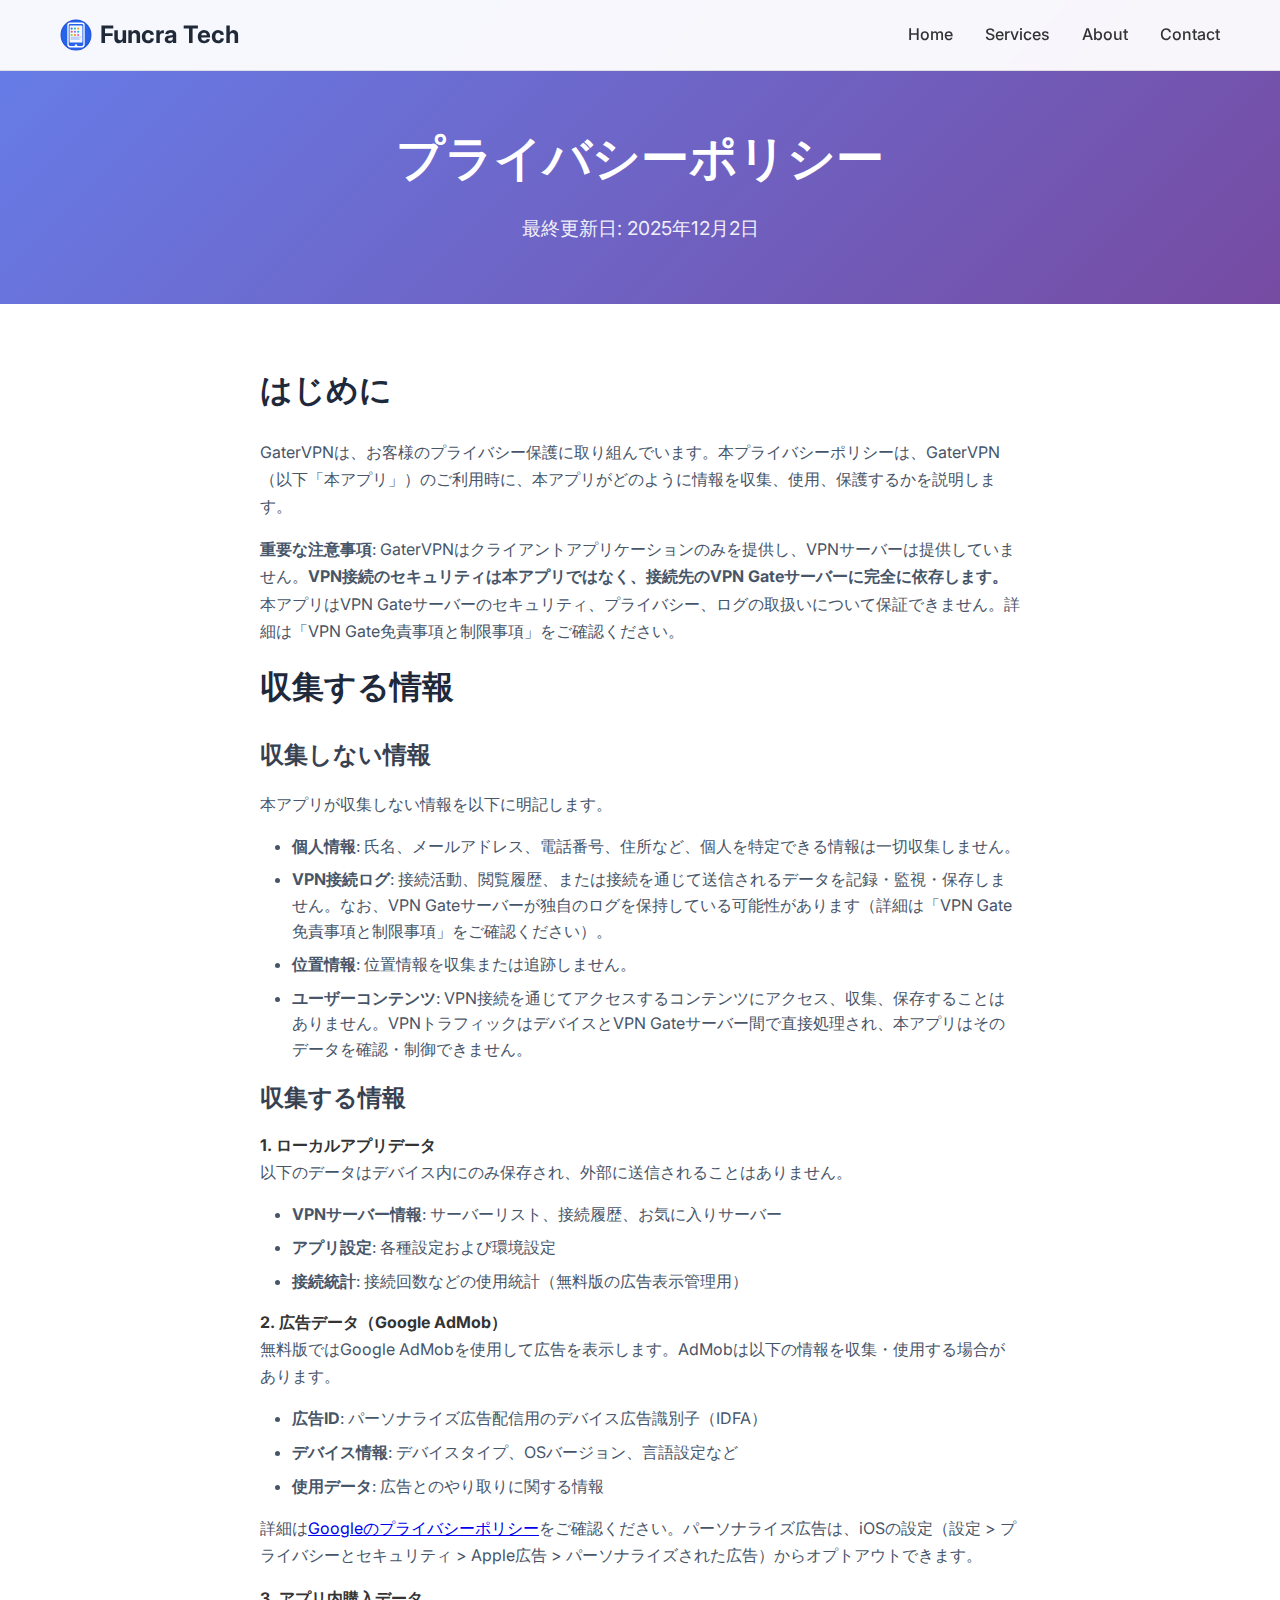
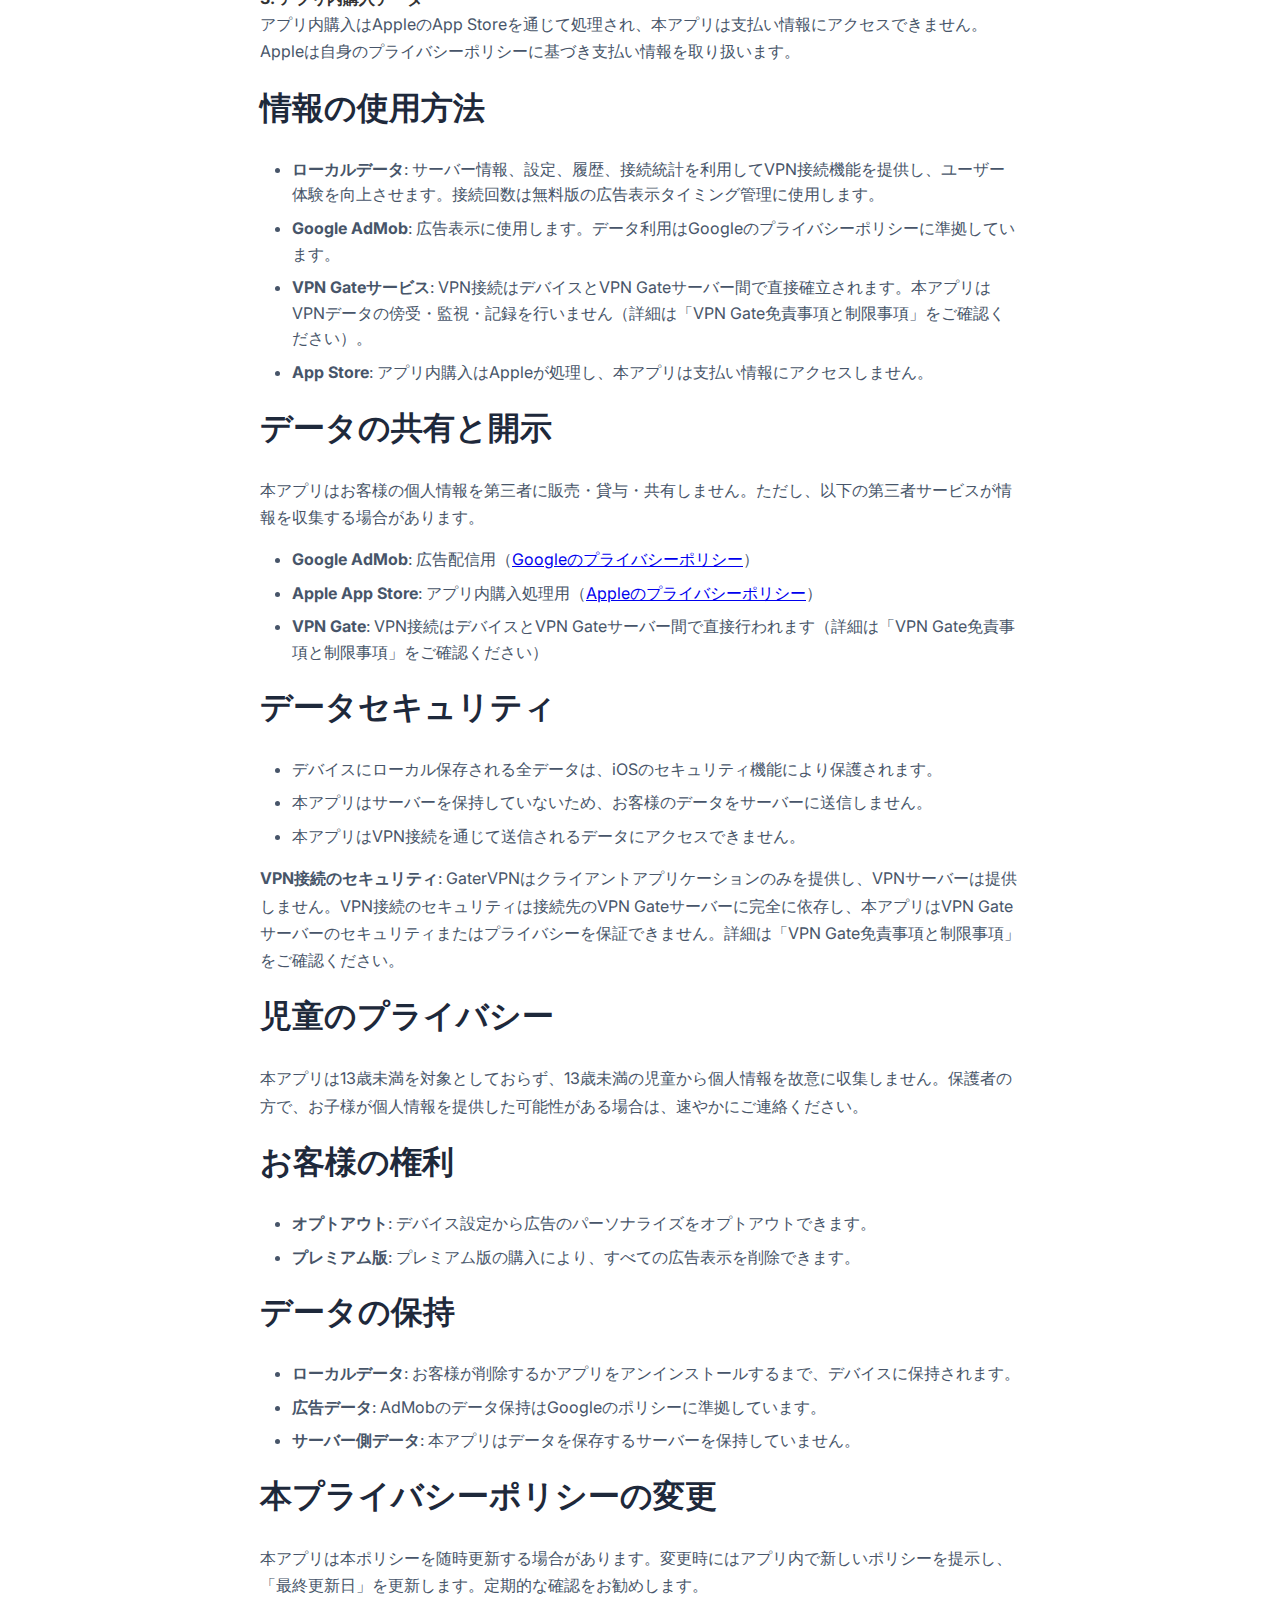
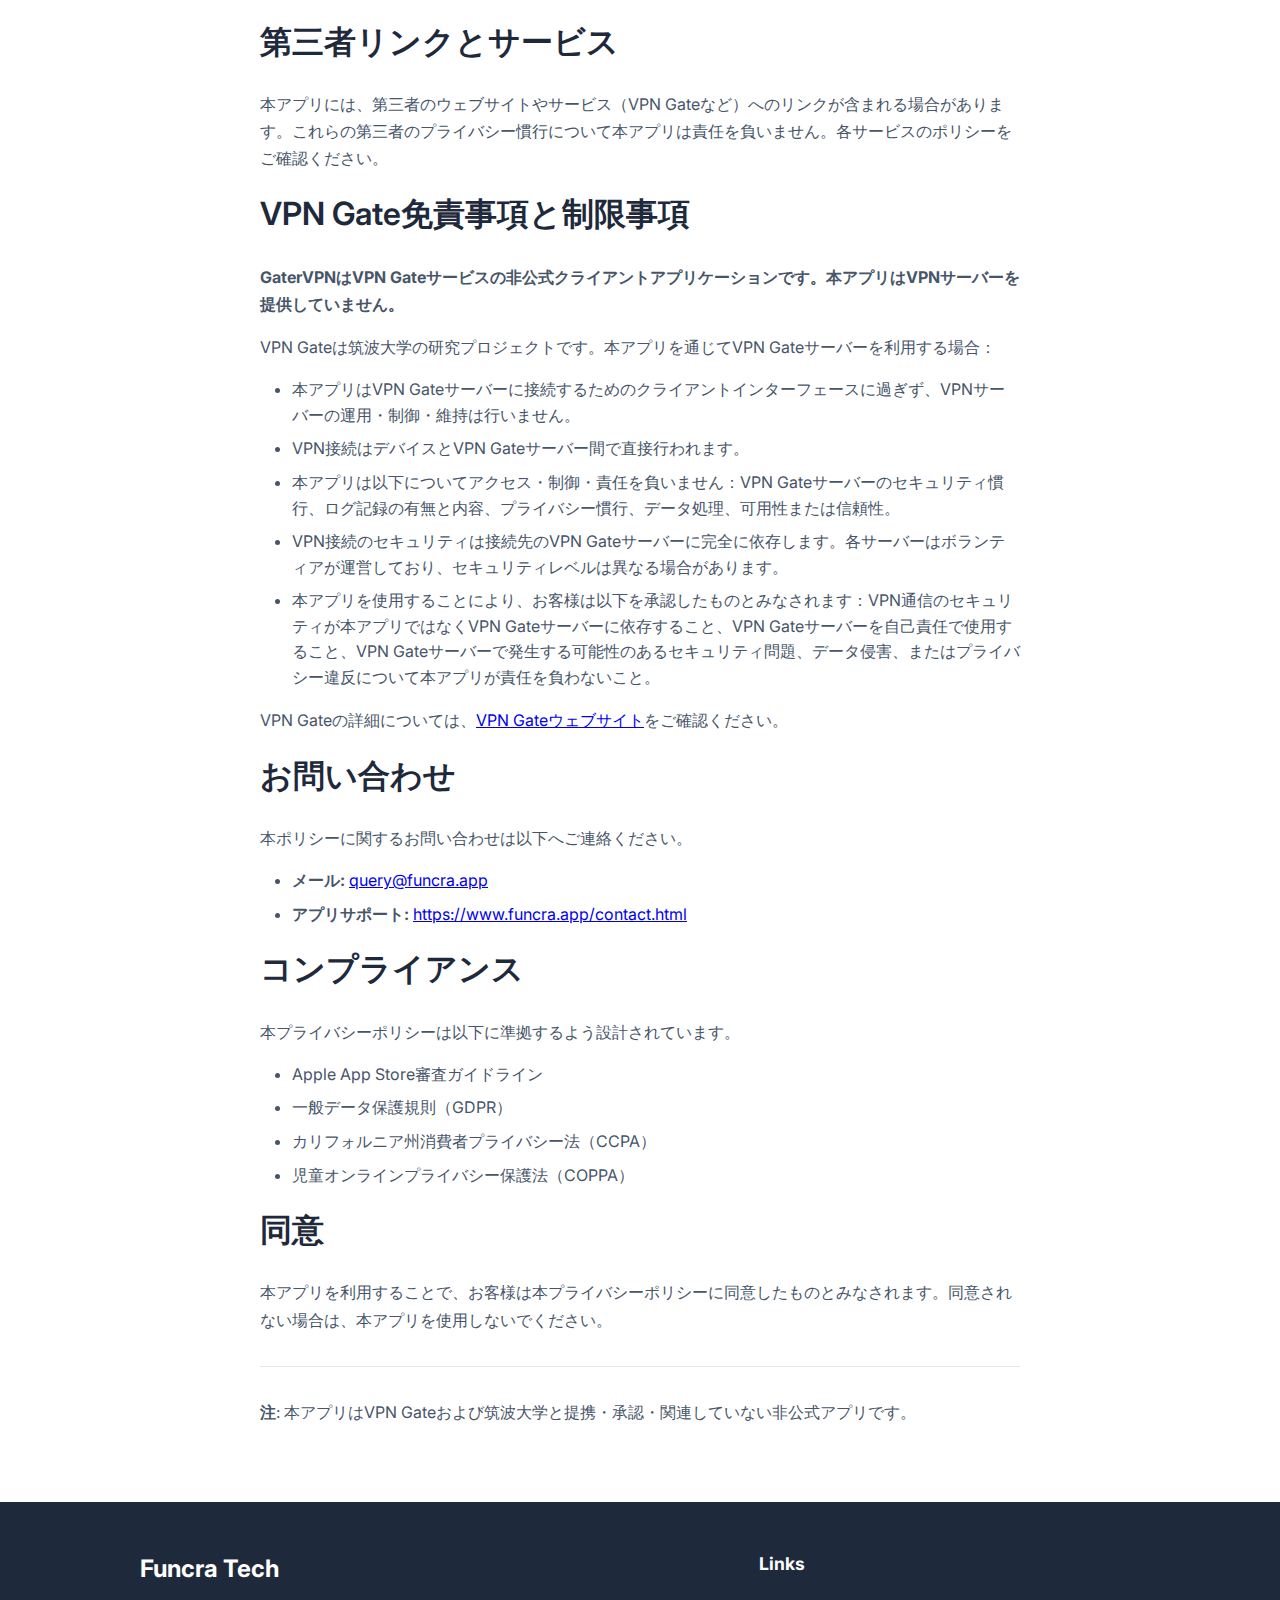
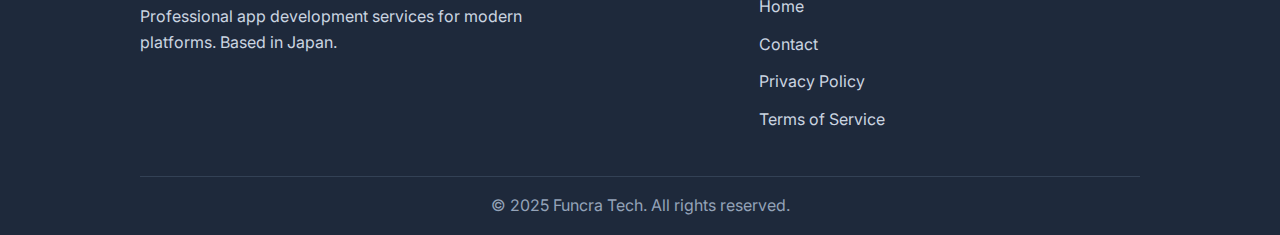
<file: gatervpn/privacy-policy-ja.html>
<!DOCTYPE html>
<html lang="ja">
<head>
    <meta charset="UTF-8">
    <meta name="viewport" content="width=device-width, initial-scale=1.0">
    <title>プライバシーポリシー - GaterVPN</title>
    <meta name="description" content="GaterVPNアプリケーションのプライバシーポリシー。">
    <meta name="robots" content="noindex, nofollow, noarchive, nosnippet, noimageindex">
    <meta name="googlebot" content="noindex, nofollow, noarchive, nosnippet, noimageindex">
    <meta name="bingbot" content="noindex, nofollow, noarchive, nosnippet, noimageindex">
    <meta http-equiv="X-Robots-Tag" content="noindex, nofollow, noarchive, nosnippet, noimageindex">
    <meta name="referrer" content="no-referrer">
    <meta name="format-detection" content="telephone=no">
    <link rel="icon" type="image/svg+xml" href="../favicon.svg">
    <link rel="apple-touch-icon" href="../favicon.svg">
    <link rel="stylesheet" href="../styles.css">
    <link href="https://fonts.googleapis.com/css2?family=Inter:wght@300;400;500;600;700&display=swap" rel="stylesheet">
</head>
<body>
    <header class="header">
        <nav class="nav">
            <div class="nav-container">
                <div class="nav-logo">
                    <a href="../index.html" style="display: flex; align-items: center; text-decoration: none;">
                        <img src="../logo-icon.svg" alt="Funcra Tech Logo" style="height: 32px; width: 32px; margin-right: 8px;">
                        <h1 style="margin: 0; color: #1f2937;">Funcra Tech</h1>
                    </a>
                </div>
                <ul class="nav-menu">
                    <li class="nav-item">
                        <a href="../index.html" class="nav-link">Home</a>
                    </li>
                    <li class="nav-item">
                        <a href="../index.html#services" class="nav-link">Services</a>
                    </li>
                    <li class="nav-item">
                        <a href="../index.html#about" class="nav-link">About</a>
                    </li>
                    <li class="nav-item">
                        <a href="../contact.html" class="nav-link">Contact</a>
                    </li>
                </ul>
                <div class="hamburger">
                    <span class="bar"></span>
                    <span class="bar"></span>
                    <span class="bar"></span>
                </div>
            </div>
        </nav>
    </header>

    <main>
        <section class="page-header">
            <div class="container">
                <h1 class="page-title">プライバシーポリシー</h1>
                <p class="page-subtitle">最終更新日: 2025年12月2日</p>
            </div>
        </section>

        <section class="content-section">
            <div class="content-container">
                <h2>はじめに</h2>
                <p>GaterVPNは、お客様のプライバシー保護に取り組んでいます。本プライバシーポリシーは、GaterVPN（以下「本アプリ」）のご利用時に、本アプリがどのように情報を収集、使用、保護するかを説明します。</p>
                <p><strong>重要な注意事項</strong>: GaterVPNはクライアントアプリケーションのみを提供し、VPNサーバーは提供していません。<strong>VPN接続のセキュリティは本アプリではなく、接続先のVPN Gateサーバーに完全に依存します。</strong> 本アプリはVPN Gateサーバーのセキュリティ、プライバシー、ログの取扱いについて保証できません。詳細は「VPN Gate免責事項と制限事項」をご確認ください。</p>

                <h2>収集する情報</h2>
                
                <h3>収集しない情報</h3>
                <p>本アプリが収集しない情報を以下に明記します。</p>
                <ul>
                    <li><strong>個人情報</strong>: 氏名、メールアドレス、電話番号、住所など、個人を特定できる情報は一切収集しません。</li>
                    <li><strong>VPN接続ログ</strong>: 接続活動、閲覧履歴、または接続を通じて送信されるデータを記録・監視・保存しません。なお、VPN Gateサーバーが独自のログを保持している可能性があります（詳細は「VPN Gate免責事項と制限事項」をご確認ください）。</li>
                    <li><strong>位置情報</strong>: 位置情報を収集または追跡しません。</li>
                    <li><strong>ユーザーコンテンツ</strong>: VPN接続を通じてアクセスするコンテンツにアクセス、収集、保存することはありません。VPNトラフィックはデバイスとVPN Gateサーバー間で直接処理され、本アプリはそのデータを確認・制御できません。</li>
                </ul>

                <h3>収集する情報</h3>
                
                <h4>1. ローカルアプリデータ</h4>
                <p>以下のデータはデバイス内にのみ保存され、外部に送信されることはありません。</p>
                <ul>
                    <li><strong>VPNサーバー情報</strong>: サーバーリスト、接続履歴、お気に入りサーバー</li>
                    <li><strong>アプリ設定</strong>: 各種設定および環境設定</li>
                    <li><strong>接続統計</strong>: 接続回数などの使用統計（無料版の広告表示管理用）</li>
                </ul>

                <h4>2. 広告データ（Google AdMob）</h4>
                <p>無料版ではGoogle AdMobを使用して広告を表示します。AdMobは以下の情報を収集・使用する場合があります。</p>
                <ul>
                    <li><strong>広告ID</strong>: パーソナライズ広告配信用のデバイス広告識別子（IDFA）</li>
                    <li><strong>デバイス情報</strong>: デバイスタイプ、OSバージョン、言語設定など</li>
                    <li><strong>使用データ</strong>: 広告とのやり取りに関する情報</li>
                </ul>
                <p>詳細は<a href="https://policies.google.com/privacy" target="_blank" rel="noopener noreferrer">Googleのプライバシーポリシー</a>をご確認ください。パーソナライズ広告は、iOSの設定（設定 > プライバシーとセキュリティ > Apple広告 > パーソナライズされた広告）からオプトアウトできます。</p>

                <h4>3. アプリ内購入データ</h4>
                <p>アプリ内購入はAppleのApp Storeを通じて処理され、本アプリは支払い情報にアクセスできません。Appleは自身のプライバシーポリシーに基づき支払い情報を取り扱います。</p>

                <h2>情報の使用方法</h2>
                <ul>
                    <li><strong>ローカルデータ</strong>: サーバー情報、設定、履歴、接続統計を利用してVPN接続機能を提供し、ユーザー体験を向上させます。接続回数は無料版の広告表示タイミング管理に使用します。</li>
                    <li><strong>Google AdMob</strong>: 広告表示に使用します。データ利用はGoogleのプライバシーポリシーに準拠しています。</li>
                    <li><strong>VPN Gateサービス</strong>: VPN接続はデバイスとVPN Gateサーバー間で直接確立されます。本アプリはVPNデータの傍受・監視・記録を行いません（詳細は「VPN Gate免責事項と制限事項」をご確認ください）。</li>
                    <li><strong>App Store</strong>: アプリ内購入はAppleが処理し、本アプリは支払い情報にアクセスしません。</li>
                </ul>

                <h2>データの共有と開示</h2>
                <p>本アプリはお客様の個人情報を第三者に販売・貸与・共有しません。ただし、以下の第三者サービスが情報を収集する場合があります。</p>
                <ul>
                    <li><strong>Google AdMob</strong>: 広告配信用（<a href="https://policies.google.com/privacy" target="_blank" rel="noopener noreferrer">Googleのプライバシーポリシー</a>）</li>
                    <li><strong>Apple App Store</strong>: アプリ内購入処理用（<a href="https://www.apple.com/privacy/" target="_blank" rel="noopener noreferrer">Appleのプライバシーポリシー</a>）</li>
                    <li><strong>VPN Gate</strong>: VPN接続はデバイスとVPN Gateサーバー間で直接行われます（詳細は「VPN Gate免責事項と制限事項」をご確認ください）</li>
                </ul>

                <h2>データセキュリティ</h2>
                <ul>
                    <li>デバイスにローカル保存される全データは、iOSのセキュリティ機能により保護されます。</li>
                    <li>本アプリはサーバーを保持していないため、お客様のデータをサーバーに送信しません。</li>
                    <li>本アプリはVPN接続を通じて送信されるデータにアクセスできません。</li>
                </ul>
                <p><strong>VPN接続のセキュリティ</strong>: GaterVPNはクライアントアプリケーションのみを提供し、VPNサーバーは提供しません。VPN接続のセキュリティは接続先のVPN Gateサーバーに完全に依存し、本アプリはVPN Gateサーバーのセキュリティまたはプライバシーを保証できません。詳細は「VPN Gate免責事項と制限事項」をご確認ください。</p>

                <h2>児童のプライバシー</h2>
                <p>本アプリは13歳未満を対象としておらず、13歳未満の児童から個人情報を故意に収集しません。保護者の方で、お子様が個人情報を提供した可能性がある場合は、速やかにご連絡ください。</p>

                <h2>お客様の権利</h2>
                <ul>
                    <li><strong>オプトアウト</strong>: デバイス設定から広告のパーソナライズをオプトアウトできます。</li>
                    <li><strong>プレミアム版</strong>: プレミアム版の購入により、すべての広告表示を削除できます。</li>
                </ul>

                <h2>データの保持</h2>
                <ul>
                    <li><strong>ローカルデータ</strong>: お客様が削除するかアプリをアンインストールするまで、デバイスに保持されます。</li>
                    <li><strong>広告データ</strong>: AdMobのデータ保持はGoogleのポリシーに準拠しています。</li>
                    <li><strong>サーバー側データ</strong>: 本アプリはデータを保存するサーバーを保持していません。</li>
                </ul>

                <h2>本プライバシーポリシーの変更</h2>
                <p>本アプリは本ポリシーを随時更新する場合があります。変更時にはアプリ内で新しいポリシーを提示し、「最終更新日」を更新します。定期的な確認をお勧めします。</p>

                <h2>第三者リンクとサービス</h2>
                <p>本アプリには、第三者のウェブサイトやサービス（VPN Gateなど）へのリンクが含まれる場合があります。これらの第三者のプライバシー慣行について本アプリは責任を負いません。各サービスのポリシーをご確認ください。</p>

                <h2>VPN Gate免責事項と制限事項</h2>
                <p><strong>GaterVPNはVPN Gateサービスの非公式クライアントアプリケーションです。本アプリはVPNサーバーを提供していません。</strong></p>
                <p>VPN Gateは筑波大学の研究プロジェクトです。本アプリを通じてVPN Gateサーバーを利用する場合：</p>
                <ul>
                    <li>本アプリはVPN Gateサーバーに接続するためのクライアントインターフェースに過ぎず、VPNサーバーの運用・制御・維持は行いません。</li>
                    <li>VPN接続はデバイスとVPN Gateサーバー間で直接行われます。</li>
                    <li>本アプリは以下についてアクセス・制御・責任を負いません：VPN Gateサーバーのセキュリティ慣行、ログ記録の有無と内容、プライバシー慣行、データ処理、可用性または信頼性。</li>
                    <li>VPN接続のセキュリティは接続先のVPN Gateサーバーに完全に依存します。各サーバーはボランティアが運営しており、セキュリティレベルは異なる場合があります。</li>
                    <li>本アプリを使用することにより、お客様は以下を承認したものとみなされます：VPN通信のセキュリティが本アプリではなくVPN Gateサーバーに依存すること、VPN Gateサーバーを自己責任で使用すること、VPN Gateサーバーで発生する可能性のあるセキュリティ問題、データ侵害、またはプライバシー違反について本アプリが責任を負わないこと。</li>
                </ul>
                <p>VPN Gateの詳細については、<a href="http://www.vpngate.net/" target="_blank" rel="noopener noreferrer">VPN Gateウェブサイト</a>をご確認ください。</p>

                <h2>お問い合わせ</h2>
                <p>本ポリシーに関するお問い合わせは以下へご連絡ください。</p>
                <ul>
                    <li><strong>メール:</strong> <a href="mailto:query@funcra.app">query@funcra.app</a></li>
                    <li><strong>アプリサポート:</strong> <a href="https://www.funcra.app/contact.html" target="_blank" rel="noopener noreferrer">https://www.funcra.app/contact.html</a></li>
                </ul>

                <h2>コンプライアンス</h2>
                <p>本プライバシーポリシーは以下に準拠するよう設計されています。</p>
                <ul>
                    <li>Apple App Store審査ガイドライン</li>
                    <li>一般データ保護規則（GDPR）</li>
                    <li>カリフォルニア州消費者プライバシー法（CCPA）</li>
                    <li>児童オンラインプライバシー保護法（COPPA）</li>
                </ul>

                <h2>同意</h2>
                <p>本アプリを利用することで、お客様は本プライバシーポリシーに同意したものとみなされます。同意されない場合は、本アプリを使用しないでください。</p>

                <hr style="margin: 2rem 0; border: none; border-top: 1px solid #e5e7eb;">

                <p><strong>注</strong>: 本アプリはVPN Gateおよび筑波大学と提携・承認・関連していない非公式アプリです。</p>
            </div>
        </section>
    </main>

    <footer class="footer">
        <div class="container">
            <div class="footer-content">
                <div class="footer-section footer-brand">
                    <h3>Funcra Tech</h3>
                    <p>Professional app development services for modern platforms. Based in Japan.</p>
                </div>
                <div class="footer-section footer-links">
                    <h4>Links</h4>
                    <ul>
                        <li><a href="../index.html">Home</a></li>
                        <li><a href="../contact.html">Contact</a></li>
                        <li><a href="../privacy.html">Privacy Policy</a></li>
                        <li><a href="../terms.html">Terms of Service</a></li>
                    </ul>
                </div>
            </div>
            <div class="footer-bottom">
                <p>&copy; 2025 Funcra Tech. All rights reserved.</p>
            </div>
        </div>
    </footer>

    <script src="../script.js"></script>
</body>
</html>
</file>
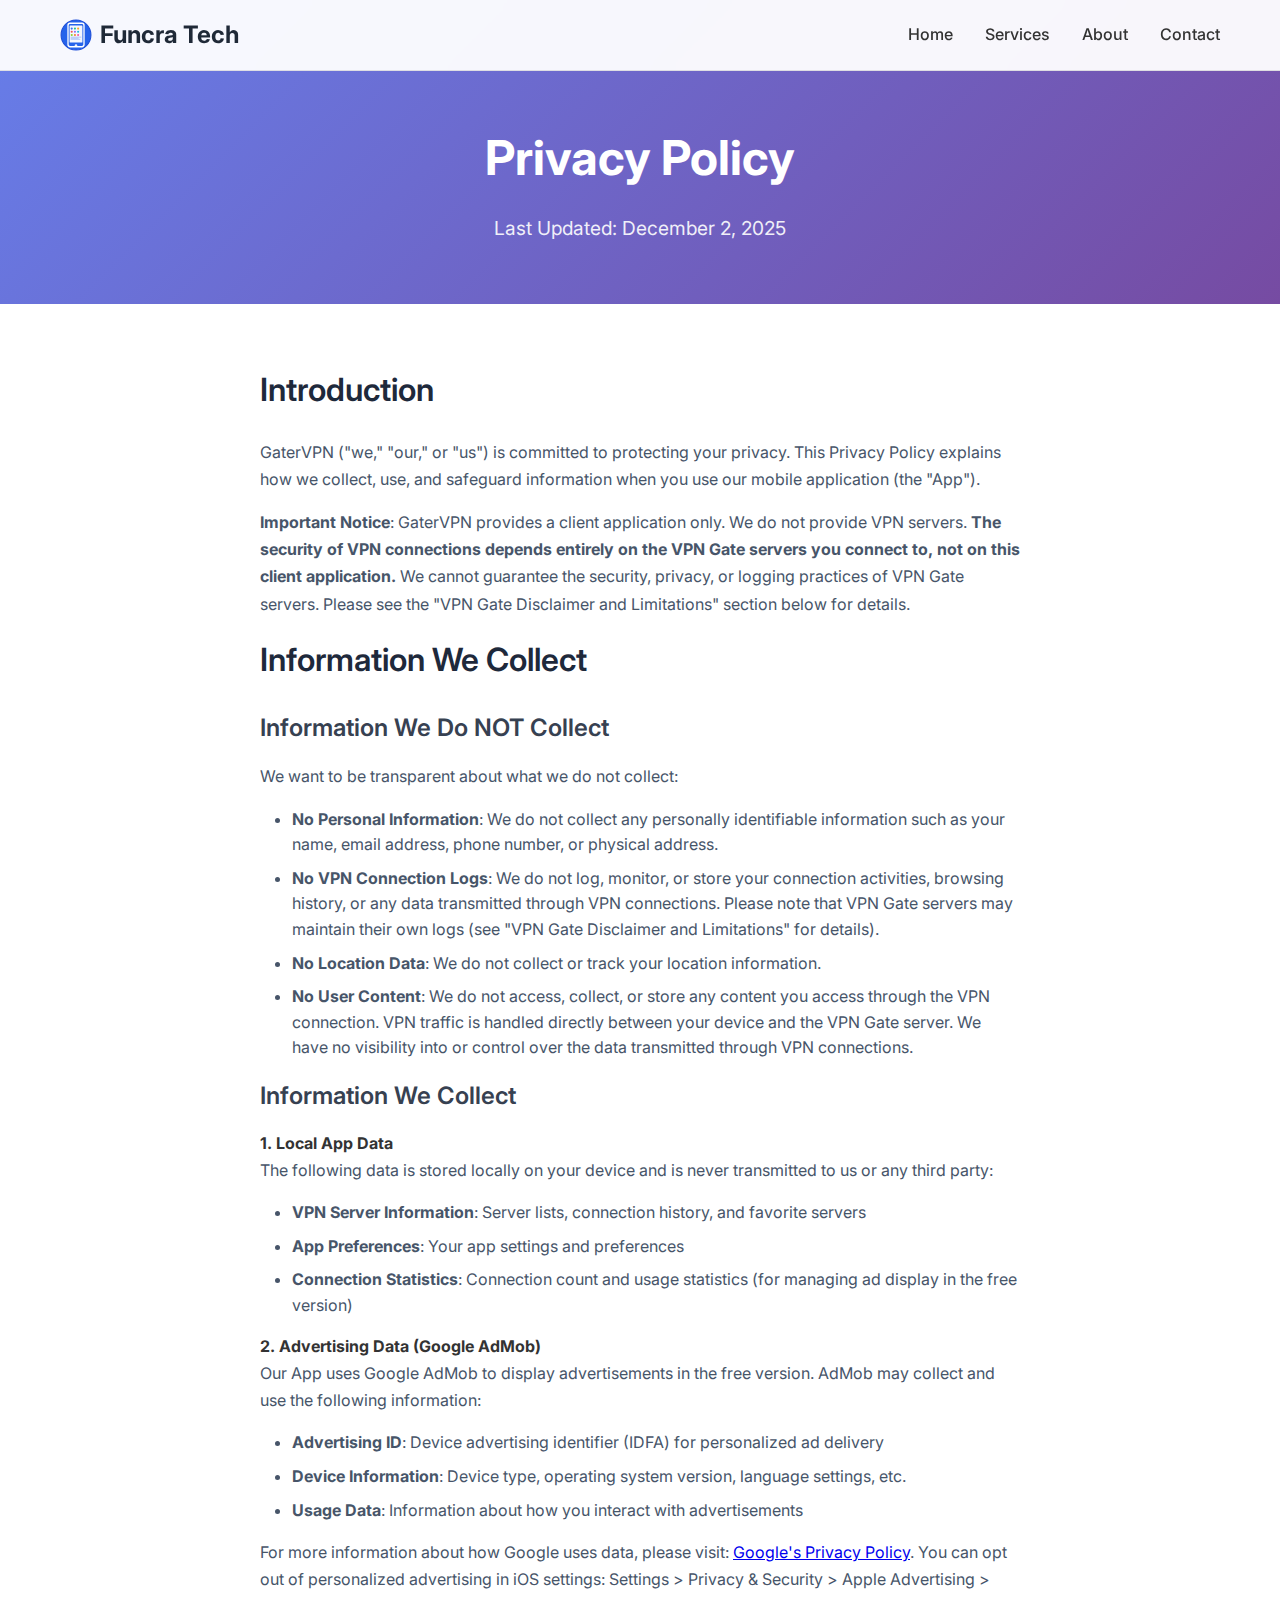
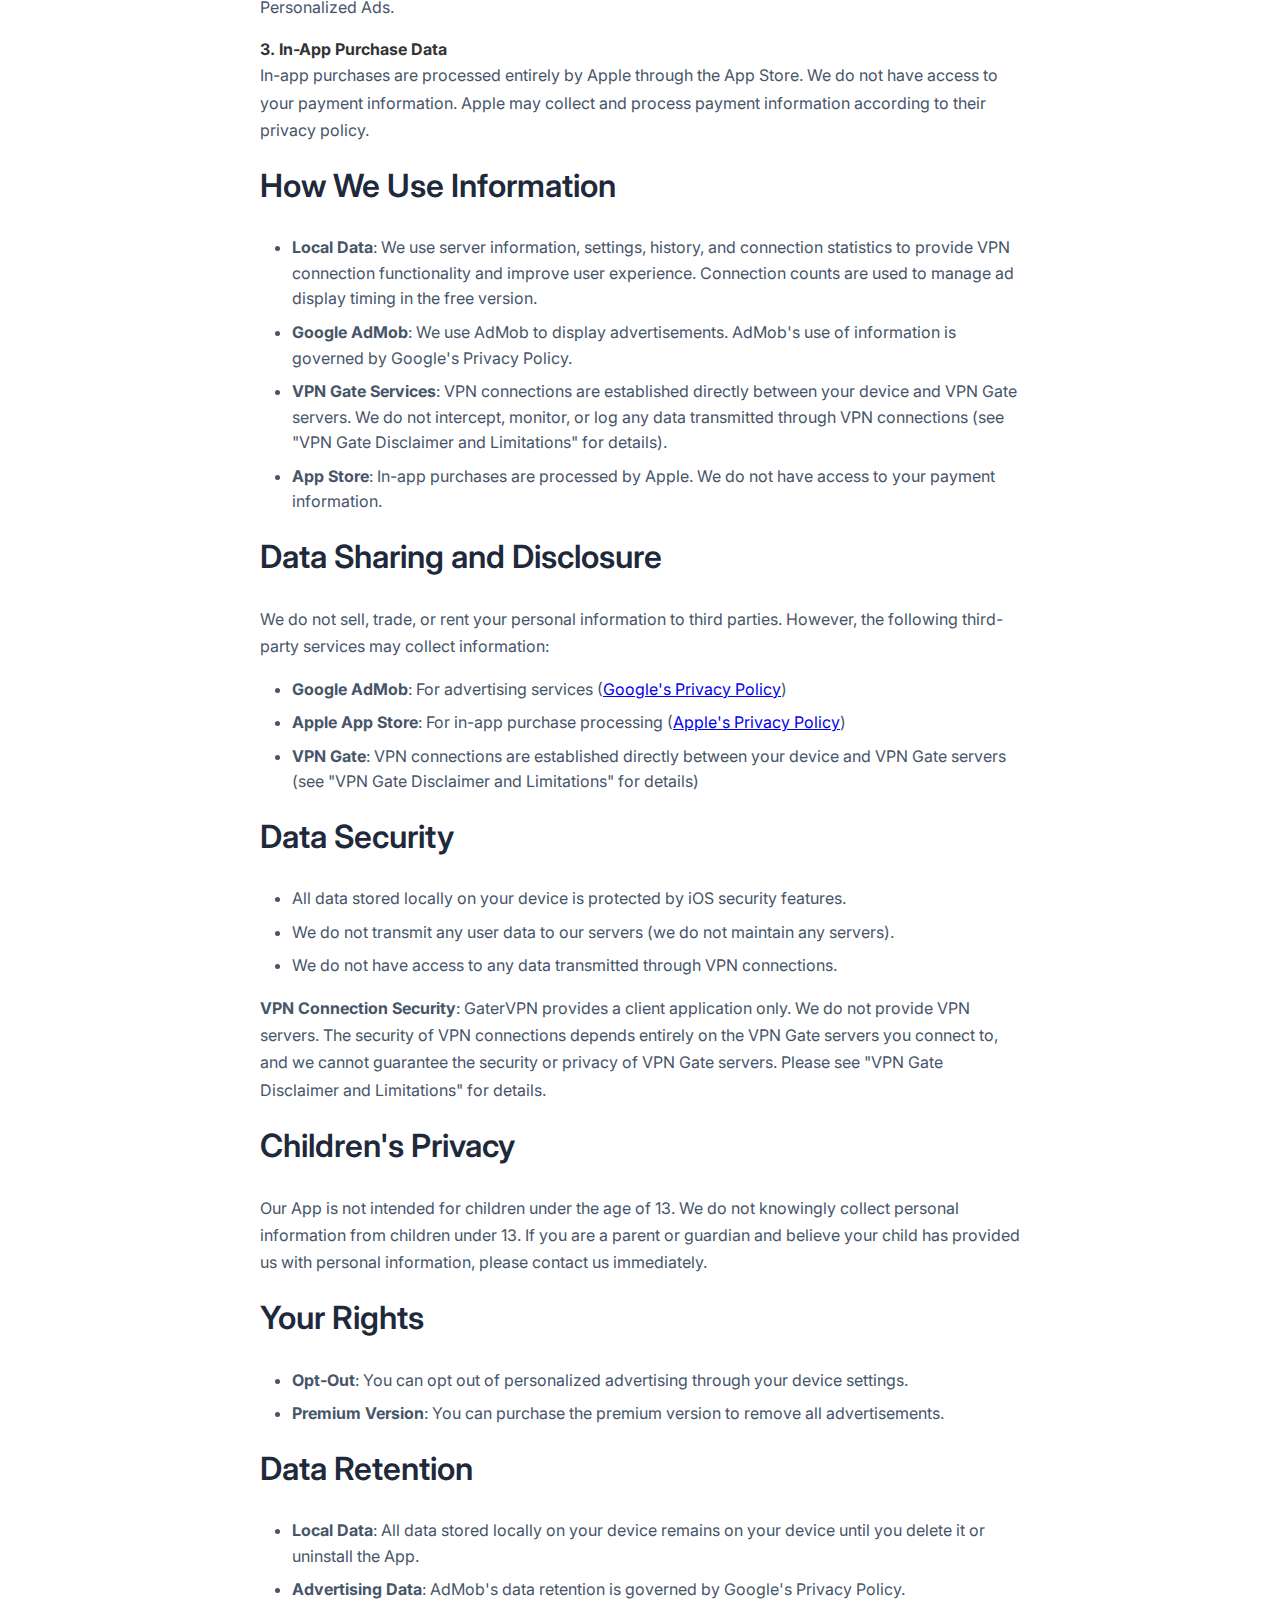
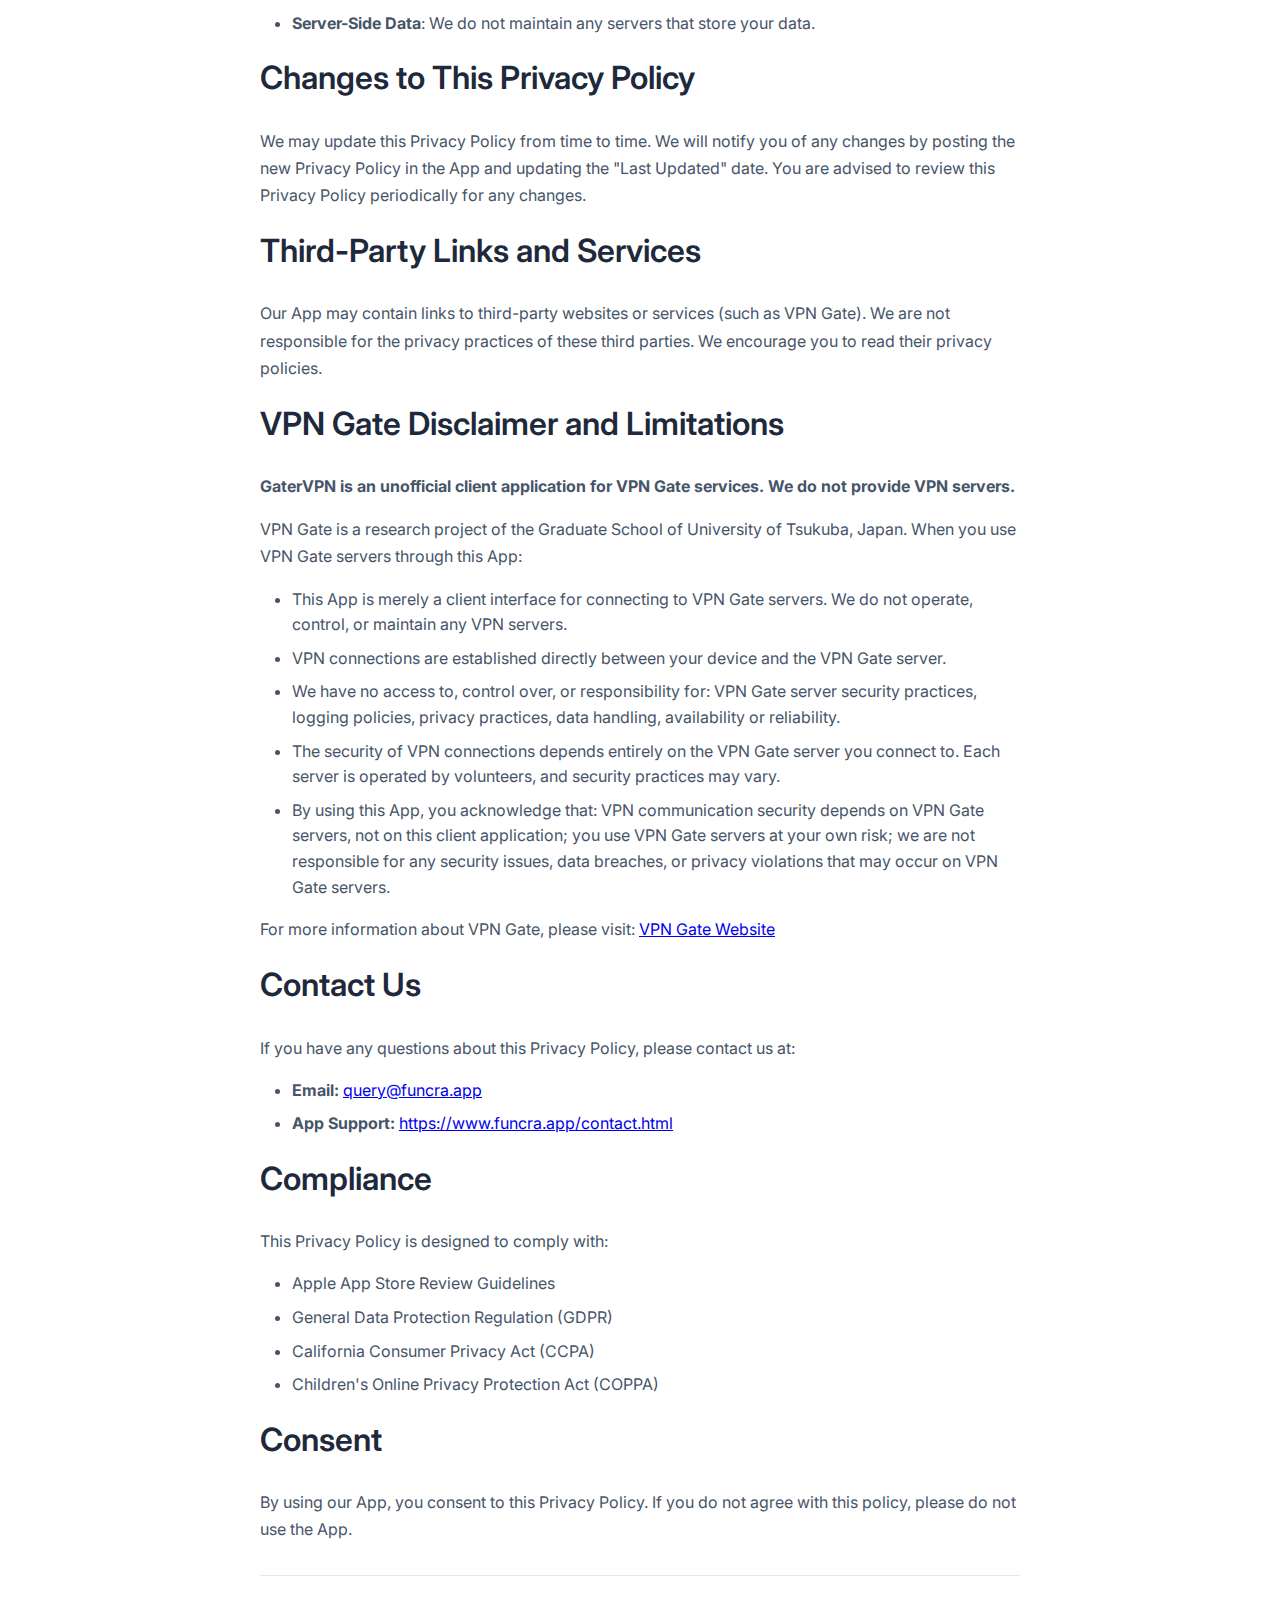
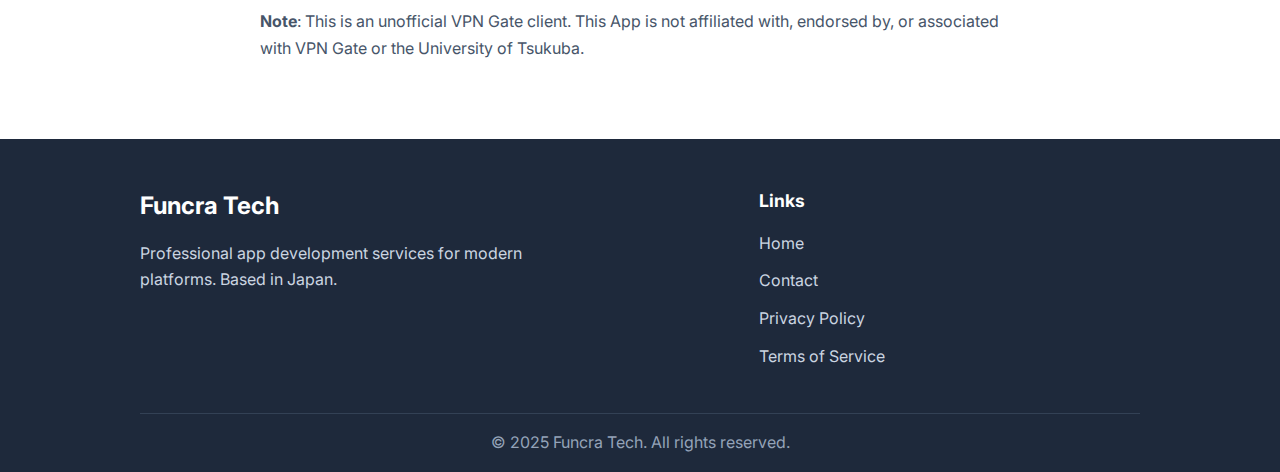
<file: gatervpn/privacy-policy.html>
<!DOCTYPE html>
<html lang="en">
<head>
    <meta charset="UTF-8">
    <meta name="viewport" content="width=device-width, initial-scale=1.0">
    <title>Privacy Policy - GaterVPN</title>
    <meta name="description" content="Privacy Policy for GaterVPN application.">
    <meta name="robots" content="noindex, nofollow, noarchive, nosnippet, noimageindex">
    <meta name="googlebot" content="noindex, nofollow, noarchive, nosnippet, noimageindex">
    <meta name="bingbot" content="noindex, nofollow, noarchive, nosnippet, noimageindex">
    <meta http-equiv="X-Robots-Tag" content="noindex, nofollow, noarchive, nosnippet, noimageindex">
    <meta name="referrer" content="no-referrer">
    <meta name="format-detection" content="telephone=no">
    <link rel="icon" type="image/svg+xml" href="../favicon.svg">
    <link rel="apple-touch-icon" href="../favicon.svg">
    <link rel="stylesheet" href="../styles.css">
    <link href="https://fonts.googleapis.com/css2?family=Inter:wght@300;400;500;600;700&display=swap" rel="stylesheet">
</head>
<body>
    <header class="header">
        <nav class="nav">
            <div class="nav-container">
                <div class="nav-logo">
                    <a href="../index.html" style="display: flex; align-items: center; text-decoration: none;">
                        <img src="../logo-icon.svg" alt="Funcra Tech Logo" style="height: 32px; width: 32px; margin-right: 8px;">
                        <h1 style="margin: 0; color: #1f2937;">Funcra Tech</h1>
                    </a>
                </div>
                <ul class="nav-menu">
                    <li class="nav-item">
                        <a href="../index.html" class="nav-link">Home</a>
                    </li>
                    <li class="nav-item">
                        <a href="../index.html#services" class="nav-link">Services</a>
                    </li>
                    <li class="nav-item">
                        <a href="../index.html#about" class="nav-link">About</a>
                    </li>
                    <li class="nav-item">
                        <a href="../contact.html" class="nav-link">Contact</a>
                    </li>
                </ul>
                <div class="hamburger">
                    <span class="bar"></span>
                    <span class="bar"></span>
                    <span class="bar"></span>
                </div>
            </div>
        </nav>
    </header>

    <main>
        <section class="page-header">
            <div class="container">
                <h1 class="page-title">Privacy Policy</h1>
                <p class="page-subtitle">Last Updated: December 2, 2025</p>
            </div>
        </section>

        <section class="content-section">
            <div class="content-container">
                <h2>Introduction</h2>
                <p>GaterVPN ("we," "our," or "us") is committed to protecting your privacy. This Privacy Policy explains how we collect, use, and safeguard information when you use our mobile application (the "App").</p>
                <p><strong>Important Notice</strong>: GaterVPN provides a client application only. We do not provide VPN servers. <strong>The security of VPN connections depends entirely on the VPN Gate servers you connect to, not on this client application.</strong> We cannot guarantee the security, privacy, or logging practices of VPN Gate servers. Please see the "VPN Gate Disclaimer and Limitations" section below for details.</p>

                <h2>Information We Collect</h2>
                
                <h3>Information We Do NOT Collect</h3>
                <p>We want to be transparent about what we do not collect:</p>
                <ul>
                    <li><strong>No Personal Information</strong>: We do not collect any personally identifiable information such as your name, email address, phone number, or physical address.</li>
                    <li><strong>No VPN Connection Logs</strong>: We do not log, monitor, or store your connection activities, browsing history, or any data transmitted through VPN connections. Please note that VPN Gate servers may maintain their own logs (see "VPN Gate Disclaimer and Limitations" for details).</li>
                    <li><strong>No Location Data</strong>: We do not collect or track your location information.</li>
                    <li><strong>No User Content</strong>: We do not access, collect, or store any content you access through the VPN connection. VPN traffic is handled directly between your device and the VPN Gate server. We have no visibility into or control over the data transmitted through VPN connections.</li>
                </ul>

                <h3>Information We Collect</h3>
                
                <h4>1. Local App Data</h4>
                <p>The following data is stored locally on your device and is never transmitted to us or any third party:</p>
                <ul>
                    <li><strong>VPN Server Information</strong>: Server lists, connection history, and favorite servers</li>
                    <li><strong>App Preferences</strong>: Your app settings and preferences</li>
                    <li><strong>Connection Statistics</strong>: Connection count and usage statistics (for managing ad display in the free version)</li>
                </ul>

                <h4>2. Advertising Data (Google AdMob)</h4>
                <p>Our App uses Google AdMob to display advertisements in the free version. AdMob may collect and use the following information:</p>
                <ul>
                    <li><strong>Advertising ID</strong>: Device advertising identifier (IDFA) for personalized ad delivery</li>
                    <li><strong>Device Information</strong>: Device type, operating system version, language settings, etc.</li>
                    <li><strong>Usage Data</strong>: Information about how you interact with advertisements</li>
                </ul>
                <p>For more information about how Google uses data, please visit: <a href="https://policies.google.com/privacy" target="_blank" rel="noopener noreferrer">Google's Privacy Policy</a>. You can opt out of personalized advertising in iOS settings: Settings > Privacy & Security > Apple Advertising > Personalized Ads.</p>

                <h4>3. In-App Purchase Data</h4>
                <p>In-app purchases are processed entirely by Apple through the App Store. We do not have access to your payment information. Apple may collect and process payment information according to their privacy policy.</p>

                <h2>How We Use Information</h2>
                <ul>
                    <li><strong>Local Data</strong>: We use server information, settings, history, and connection statistics to provide VPN connection functionality and improve user experience. Connection counts are used to manage ad display timing in the free version.</li>
                    <li><strong>Google AdMob</strong>: We use AdMob to display advertisements. AdMob's use of information is governed by Google's Privacy Policy.</li>
                    <li><strong>VPN Gate Services</strong>: VPN connections are established directly between your device and VPN Gate servers. We do not intercept, monitor, or log any data transmitted through VPN connections (see "VPN Gate Disclaimer and Limitations" for details).</li>
                    <li><strong>App Store</strong>: In-app purchases are processed by Apple. We do not have access to your payment information.</li>
                </ul>

                <h2>Data Sharing and Disclosure</h2>
                <p>We do not sell, trade, or rent your personal information to third parties. However, the following third-party services may collect information:</p>
                <ul>
                    <li><strong>Google AdMob</strong>: For advertising services (<a href="https://policies.google.com/privacy" target="_blank" rel="noopener noreferrer">Google's Privacy Policy</a>)</li>
                    <li><strong>Apple App Store</strong>: For in-app purchase processing (<a href="https://www.apple.com/privacy/" target="_blank" rel="noopener noreferrer">Apple's Privacy Policy</a>)</li>
                    <li><strong>VPN Gate</strong>: VPN connections are established directly between your device and VPN Gate servers (see "VPN Gate Disclaimer and Limitations" for details)</li>
                </ul>

                <h2>Data Security</h2>
                <ul>
                    <li>All data stored locally on your device is protected by iOS security features.</li>
                    <li>We do not transmit any user data to our servers (we do not maintain any servers).</li>
                    <li>We do not have access to any data transmitted through VPN connections.</li>
                </ul>
                <p><strong>VPN Connection Security</strong>: GaterVPN provides a client application only. We do not provide VPN servers. The security of VPN connections depends entirely on the VPN Gate servers you connect to, and we cannot guarantee the security or privacy of VPN Gate servers. Please see "VPN Gate Disclaimer and Limitations" for details.</p>

                <h2>Children's Privacy</h2>
                <p>Our App is not intended for children under the age of 13. We do not knowingly collect personal information from children under 13. If you are a parent or guardian and believe your child has provided us with personal information, please contact us immediately.</p>

                <h2>Your Rights</h2>
                <ul>
                    <li><strong>Opt-Out</strong>: You can opt out of personalized advertising through your device settings.</li>
                    <li><strong>Premium Version</strong>: You can purchase the premium version to remove all advertisements.</li>
                </ul>

                <h2>Data Retention</h2>
                <ul>
                    <li><strong>Local Data</strong>: All data stored locally on your device remains on your device until you delete it or uninstall the App.</li>
                    <li><strong>Advertising Data</strong>: AdMob's data retention is governed by Google's Privacy Policy.</li>
                    <li><strong>Server-Side Data</strong>: We do not maintain any servers that store your data.</li>
                </ul>

                <h2>Changes to This Privacy Policy</h2>
                <p>We may update this Privacy Policy from time to time. We will notify you of any changes by posting the new Privacy Policy in the App and updating the "Last Updated" date. You are advised to review this Privacy Policy periodically for any changes.</p>

                <h2>Third-Party Links and Services</h2>
                <p>Our App may contain links to third-party websites or services (such as VPN Gate). We are not responsible for the privacy practices of these third parties. We encourage you to read their privacy policies.</p>

                <h2>VPN Gate Disclaimer and Limitations</h2>
                <p><strong>GaterVPN is an unofficial client application for VPN Gate services. We do not provide VPN servers.</strong></p>
                <p>VPN Gate is a research project of the Graduate School of University of Tsukuba, Japan. When you use VPN Gate servers through this App:</p>
                <ul>
                    <li>This App is merely a client interface for connecting to VPN Gate servers. We do not operate, control, or maintain any VPN servers.</li>
                    <li>VPN connections are established directly between your device and the VPN Gate server.</li>
                    <li>We have no access to, control over, or responsibility for: VPN Gate server security practices, logging policies, privacy practices, data handling, availability or reliability.</li>
                    <li>The security of VPN connections depends entirely on the VPN Gate server you connect to. Each server is operated by volunteers, and security practices may vary.</li>
                    <li>By using this App, you acknowledge that: VPN communication security depends on VPN Gate servers, not on this client application; you use VPN Gate servers at your own risk; we are not responsible for any security issues, data breaches, or privacy violations that may occur on VPN Gate servers.</li>
                </ul>
                <p>For more information about VPN Gate, please visit: <a href="http://www.vpngate.net/" target="_blank" rel="noopener noreferrer">VPN Gate Website</a></p>

                <h2>Contact Us</h2>
                <p>If you have any questions about this Privacy Policy, please contact us at:</p>
                <ul>
                    <li><strong>Email:</strong> <a href="mailto:query@funcra.app">query@funcra.app</a></li>
                    <li><strong>App Support:</strong> <a href="https://www.funcra.app/contact.html" target="_blank" rel="noopener noreferrer">https://www.funcra.app/contact.html</a></li>
                </ul>

                <h2>Compliance</h2>
                <p>This Privacy Policy is designed to comply with:</p>
                <ul>
                    <li>Apple App Store Review Guidelines</li>
                    <li>General Data Protection Regulation (GDPR)</li>
                    <li>California Consumer Privacy Act (CCPA)</li>
                    <li>Children's Online Privacy Protection Act (COPPA)</li>
                </ul>

                <h2>Consent</h2>
                <p>By using our App, you consent to this Privacy Policy. If you do not agree with this policy, please do not use the App.</p>

                <hr style="margin: 2rem 0; border: none; border-top: 1px solid #e5e7eb;">

                <p><strong>Note</strong>: This is an unofficial VPN Gate client. This App is not affiliated with, endorsed by, or associated with VPN Gate or the University of Tsukuba.</p>
            </div>
        </section>
    </main>

    <footer class="footer">
        <div class="container">
            <div class="footer-content">
                <div class="footer-section footer-brand">
                    <h3>Funcra Tech</h3>
                    <p>Professional app development services for modern platforms. Based in Japan.</p>
                </div>
                <div class="footer-section footer-links">
                    <h4>Links</h4>
                    <ul>
                        <li><a href="../index.html">Home</a></li>
                        <li><a href="../contact.html">Contact</a></li>
                        <li><a href="../privacy.html">Privacy Policy</a></li>
                        <li><a href="../terms.html">Terms of Service</a></li>
                    </ul>
                </div>
            </div>
            <div class="footer-bottom">
                <p>&copy; 2025 Funcra Tech. All rights reserved.</p>
            </div>
        </div>
    </footer>

    <script src="../script.js"></script>
</body>
</html>
</file>
<file: styles.css>
/* Reset and Base Styles */
* {
    margin: 0;
    padding: 0;
    box-sizing: border-box;
}

html {
    scroll-behavior: smooth;
}

body {
    font-family: 'Inter', -apple-system, BlinkMacSystemFont, 'Segoe UI', Roboto, sans-serif;
    line-height: 1.6;
    color: #333;
    background-color: #ffffff;
}

.container {
    max-width: 1200px;
    margin: 0 auto;
    padding: 0 20px;
}

/* Header and Navigation */
.header {
    position: fixed;
    top: 0;
    left: 0;
    right: 0;
    background: rgba(255, 255, 255, 0.95);
    backdrop-filter: blur(10px);
    border-bottom: 1px solid rgba(0, 0, 0, 0.1);
    z-index: 1000;
    transition: all 0.3s ease;
}

.nav-container {
    max-width: 1200px;
    margin: 0 auto;
    padding: 0 20px;
    display: flex;
    justify-content: space-between;
    align-items: center;
    height: 70px;
}

.nav-logo h1 {
    font-size: 1.5rem;
    font-weight: 700;
    color: #2563eb;
    text-decoration: none;
}

.nav-menu {
    display: flex;
    list-style: none;
    gap: 2rem;
}

.nav-link {
    text-decoration: none;
    color: #333;
    font-weight: 500;
    transition: color 0.3s ease;
    position: relative;
}

.nav-link:hover {
    color: #2563eb;
}

.nav-link::after {
    content: '';
    position: absolute;
    bottom: -5px;
    left: 0;
    width: 0;
    height: 2px;
    background: #2563eb;
    transition: width 0.3s ease;
}

.nav-link:hover::after {
    width: 100%;
}

.hamburger {
    display: none;
    flex-direction: column;
    cursor: pointer;
}

.bar {
    width: 25px;
    height: 3px;
    background: #333;
    margin: 3px 0;
    transition: 0.3s;
}

/* Hero Section */
.hero {
    padding: 120px 0 80px;
    background: linear-gradient(135deg, #667eea 0%, #764ba2 100%);
    color: white;
    overflow: hidden;
}

.hero-container {
    max-width: 1200px;
    margin: 0 auto;
    padding: 0 20px;
    display: grid;
    grid-template-columns: 1fr 1fr;
    gap: 4rem;
    align-items: center;
}

.hero-title {
    font-size: 3.5rem;
    font-weight: 700;
    line-height: 1.2;
    margin-bottom: 1.5rem;
}

.hero-subtitle {
    font-size: 1.25rem;
    margin-bottom: 2rem;
    opacity: 0.9;
    line-height: 1.6;
}

.hero-buttons {
    display: flex;
    gap: 1rem;
    flex-wrap: wrap;
}

.btn {
    display: inline-block;
    padding: 12px 24px;
    border-radius: 8px;
    text-decoration: none;
    font-weight: 600;
    transition: all 0.3s ease;
    border: 2px solid transparent;
}

.btn-primary {
    background: #ffffff;
    color: #2563eb;
}

.btn-primary:hover {
    background: #f8fafc;
    transform: translateY(-2px);
    box-shadow: 0 10px 25px rgba(0, 0, 0, 0.1);
}

.btn-secondary {
    background: transparent;
    color: #ffffff;
    border-color: #ffffff;
}

.btn-secondary:hover {
    background: #ffffff;
    color: #2563eb;
    transform: translateY(-2px);
}

.hero-image {
    display: flex;
    justify-content: center;
    align-items: center;
}

.app-mockup {
    background: rgba(255, 255, 255, 0.1);
    border-radius: 20px;
    padding: 2rem;
    backdrop-filter: blur(10px);
    border: 1px solid rgba(255, 255, 255, 0.2);
}

.phone-screen {
    background: #ffffff;
    color: #333;
    padding: 2rem;
    border-radius: 15px;
    text-align: center;
    box-shadow: 0 20px 40px rgba(0, 0, 0, 0.1);
}

.app-icon {
    font-size: 3rem;
    margin-bottom: 1rem;
}

.phone-screen h3 {
    font-size: 1.5rem;
    margin-bottom: 0.5rem;
    color: #2563eb;
}

/* Services Section */
.services {
    padding: 80px 0;
    background: #f8fafc;
}

.section-title {
    text-align: center;
    font-size: 2.5rem;
    font-weight: 700;
    margin-bottom: 3rem;
    color: #1e293b;
}

.services-grid {
    display: grid;
    grid-template-columns: repeat(auto-fit, minmax(280px, 1fr));
    gap: 2rem;
}

.service-card {
    background: #ffffff;
    padding: 2rem;
    border-radius: 12px;
    box-shadow: 0 4px 6px rgba(0, 0, 0, 0.05);
    transition: all 0.3s ease;
    text-align: center;
}

.service-card:hover {
    transform: translateY(-5px);
    box-shadow: 0 20px 40px rgba(0, 0, 0, 0.1);
}

.service-icon {
    font-size: 3rem;
    margin-bottom: 1rem;
}

.service-card h3 {
    font-size: 1.5rem;
    font-weight: 600;
    margin-bottom: 1rem;
    color: #1e293b;
}

.service-card p {
    color: #64748b;
    line-height: 1.6;
}

/* About Section */
.about {
    padding: 80px 0;
    background: #ffffff;
}

.about-content {
    max-width: 800px;
    margin: 0 auto;
}

.about-text p {
    font-size: 1.1rem;
    margin-bottom: 1.5rem;
    color: #475569;
    line-height: 1.7;
}

.about-features {
    display: grid;
    grid-template-columns: repeat(auto-fit, minmax(200px, 1fr));
    gap: 1rem;
    margin-top: 2rem;
}

.feature {
    display: flex;
    align-items: center;
    gap: 0.5rem;
    padding: 1rem;
    background: #f1f5f9;
    border-radius: 8px;
}

.feature-icon {
    font-size: 1.2rem;
}

/* Platforms Section */
.platforms {
    padding: 80px 0;
    background: #f8fafc;
}

.platforms-grid {
    display: grid;
    grid-template-columns: repeat(auto-fit, minmax(250px, 1fr));
    gap: 2rem;
}

.platform-item {
    background: #ffffff;
    padding: 2rem;
    border-radius: 12px;
    text-align: center;
    box-shadow: 0 4px 6px rgba(0, 0, 0, 0.05);
    transition: all 0.3s ease;
}

.platform-item:hover {
    transform: translateY(-5px);
    box-shadow: 0 20px 40px rgba(0, 0, 0, 0.1);
}

.platform-icon {
    font-size: 3rem;
    margin-bottom: 1rem;
}

.platform-item h3 {
    font-size: 1.5rem;
    font-weight: 600;
    margin-bottom: 0.5rem;
    color: #1e293b;
}

.platform-item p {
    color: #64748b;
}

/* Footer */
.footer {
    background: #1e293b;
    color: #ffffff;
    padding: 3rem 0 1rem;
}

.footer-content {
    display: grid;
    grid-template-columns: 1.5fr 1fr;
    gap: 3rem;
    margin-bottom: 2rem;
    max-width: 1000px;
    margin-left: auto;
    margin-right: auto;
}

.footer-brand {
    max-width: 400px;
}

.footer-brand h3 {
    margin-bottom: 1rem;
    color: #ffffff;
    font-size: 1.5rem;
}

.footer-brand p {
    color: #cbd5e1;
    line-height: 1.6;
}

.footer-links h4 {
    margin-bottom: 1rem;
    color: #ffffff;
    font-size: 1.1rem;
}

.footer-section h3,
.footer-section h4 {
    margin-bottom: 1rem;
    color: #ffffff;
}

.footer-section p {
    color: #cbd5e1;
    margin-bottom: 0.5rem;
}

.footer-section ul {
    list-style: none;
    padding: 0;
}

.footer-section ul li {
    margin-bottom: 0.75rem;
}

.footer-section a {
    color: #cbd5e1;
    text-decoration: none;
    transition: color 0.3s ease;
    display: inline-block;
}

.footer-section a:hover {
    color: #ffffff;
    transform: translateX(4px);
}

@media (max-width: 768px) {
    .footer-content {
        grid-template-columns: 1fr;
        gap: 2rem;
    }
    
    .footer-brand {
        max-width: 100%;
    }
}

.footer-bottom {
    border-top: 1px solid #334155;
    padding-top: 1rem;
    text-align: center;
    color: #94a3b8;
    max-width: 1000px;
    margin-left: auto;
    margin-right: auto;
}

/* Responsive Design */
@media (max-width: 768px) {
    .hamburger {
        display: flex;
    }

    .nav-menu {
        position: fixed;
        left: -100%;
        top: 70px;
        flex-direction: column;
        background-color: #ffffff;
        width: 100%;
        text-align: center;
        transition: 0.3s;
        box-shadow: 0 10px 27px rgba(0, 0, 0, 0.05);
        padding: 2rem 0;
    }

    .nav-menu.active {
        left: 0;
    }

    .nav-menu li {
        margin: 1rem 0;
    }

    .hero-container {
        grid-template-columns: 1fr;
        text-align: center;
        gap: 2rem;
    }

    .hero-title {
        font-size: 2.5rem;
    }

    .hero-buttons {
        justify-content: center;
    }

    .services-grid,
    .platforms-grid {
        grid-template-columns: 1fr;
    }

    .about-features {
        grid-template-columns: 1fr;
    }
}

@media (max-width: 480px) {
    .hero-title {
        font-size: 2rem;
    }

    .hero-subtitle {
        font-size: 1.1rem;
    }

    .section-title {
        font-size: 2rem;
    }

    .btn {
        padding: 10px 20px;
        font-size: 0.9rem;
    }
}

/* Page-specific styles for other pages */
.page-header {
    padding: 120px 0 60px;
    background: linear-gradient(135deg, #667eea 0%, #764ba2 100%);
    color: white;
    text-align: center;
}

.page-title {
    font-size: 3rem;
    font-weight: 700;
    margin-bottom: 1rem;
}

.page-subtitle {
    font-size: 1.2rem;
    opacity: 0.9;
}

.content-section {
    padding: 60px 0;
    background: #ffffff;
}

.content-container {
    max-width: 800px;
    margin: 0 auto;
    padding: 0 20px;
}

.content-section h2 {
    font-size: 2rem;
    font-weight: 600;
    margin-bottom: 1.5rem;
    color: #1e293b;
}

.content-section h3 {
    font-size: 1.5rem;
    font-weight: 600;
    margin-bottom: 1rem;
    color: #374151;
}

.content-section p {
    margin-bottom: 1rem;
    color: #475569;
    line-height: 1.7;
}

.content-section ul {
    margin-bottom: 1rem;
    padding-left: 2rem;
}

.content-section li {
    margin-bottom: 0.5rem;
    color: #475569;
}

.contact-form {
    background: #f8fafc;
    padding: 2rem;
    border-radius: 12px;
    margin-top: 2rem;
}

.form-group {
    margin-bottom: 1.5rem;
}

.form-group label {
    display: block;
    margin-bottom: 0.5rem;
    font-weight: 500;
    color: #374151;
}

.form-group input,
.form-group textarea {
    width: 100%;
    padding: 12px;
    border: 1px solid #d1d5db;
    border-radius: 8px;
    font-size: 1rem;
    transition: border-color 0.3s ease;
}

.form-group input:focus,
.form-group textarea:focus {
    outline: none;
    border-color: #2563eb;
    box-shadow: 0 0 0 3px rgba(37, 99, 235, 0.1);
}

.form-group textarea {
    height: 120px;
    resize: vertical;
}

.submit-btn {
    background: #2563eb;
    color: white;
    padding: 12px 24px;
    border: none;
    border-radius: 8px;
    font-size: 1rem;
    font-weight: 600;
    cursor: pointer;
    transition: all 0.3s ease;
}

.submit-btn:hover {
    background: #1d4ed8;
    transform: translateY(-2px);
    box-shadow: 0 10px 25px rgba(37, 99, 235, 0.2);
}

/* Contact Page Specific Styles */
.contact-content {
    display: grid;
    grid-template-columns: 1fr 1fr;
    gap: 4rem;
    margin-bottom: 4rem;
}

.contact-methods {
    margin-top: 2rem;
}

.contact-method {
    display: flex;
    align-items: flex-start;
    gap: 1rem;
    margin-bottom: 2rem;
    padding: 1.5rem;
    background: #f8fafc;
    border-radius: 12px;
    transition: all 0.3s ease;
}

.contact-method:hover {
    background: #f1f5f9;
    transform: translateY(-2px);
    box-shadow: 0 4px 12px rgba(0, 0, 0, 0.1);
}

.contact-icon {
    font-size: 2rem;
    flex-shrink: 0;
}

.contact-method h3 {
    font-size: 1.25rem;
    font-weight: 600;
    margin-bottom: 0.5rem;
    color: #1e293b;
}

.contact-method p {
    margin-bottom: 0.25rem;
    color: #64748b;
}

.contact-method a {
    color: #2563eb;
    text-decoration: none;
    font-weight: 500;
}

.contact-method a:hover {
    text-decoration: underline;
}

.faq-section {
    padding: 80px 0;
    background: #f8fafc;
}

.faq-grid {
    display: grid;
    grid-template-columns: repeat(auto-fit, minmax(350px, 1fr));
    gap: 2rem;
}

.faq-item {
    background: #ffffff;
    padding: 2rem;
    border-radius: 12px;
    box-shadow: 0 4px 6px rgba(0, 0, 0, 0.05);
    transition: all 0.3s ease;
}

.faq-item:hover {
    transform: translateY(-2px);
    box-shadow: 0 8px 25px rgba(0, 0, 0, 0.1);
}

.faq-item h3 {
    font-size: 1.25rem;
    font-weight: 600;
    margin-bottom: 1rem;
    color: #1e293b;
}

.faq-item p {
    color: #64748b;
    line-height: 1.6;
}

@media (max-width: 768px) {
    .contact-content {
        grid-template-columns: 1fr;
        gap: 2rem;
    }
    
    .faq-grid {
        grid-template-columns: 1fr;
    }
    
    .contact-method {
        flex-direction: column;
        text-align: center;
    }
}
</file>
